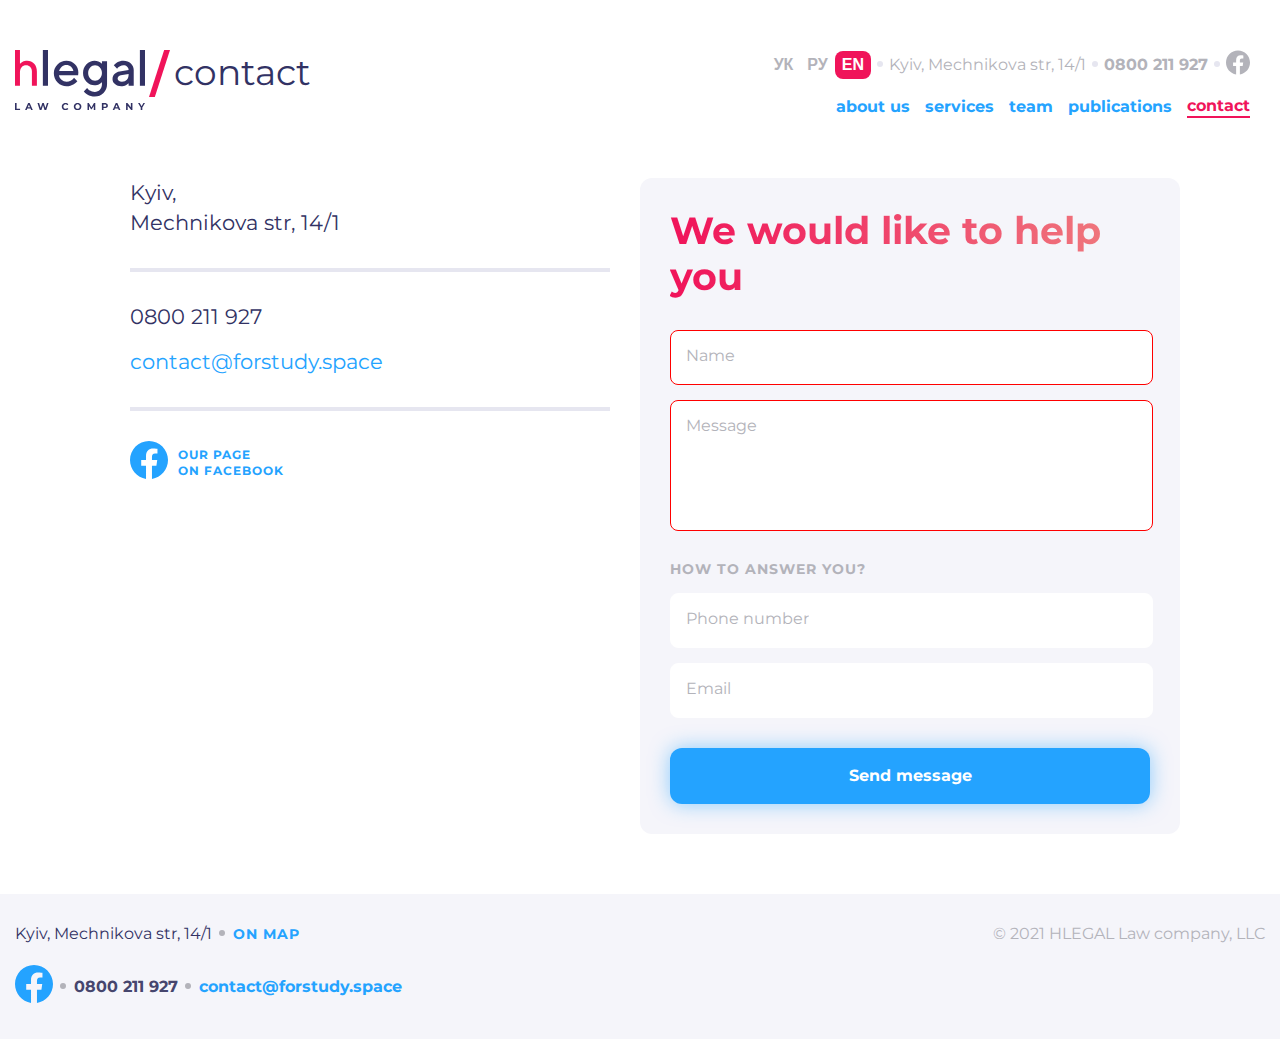
<file: pages/contact.html>
<!DOCTYPE html>
<html class="page" lang="en" xmlns="http://www.w3.org/1999/html">
<head>
    <meta charset="UTF-8">
    <meta name="viewport"
          content="width=device-width, user-scalable=no, initial-scale=1.0, maximum-scale=1.0, minimum-scale=1.0">
    <meta http-equiv="X-UA-Compatible" content="ie=edge">
    <title>Contact</title>
    <link rel="stylesheet" href="../css/reset.css">
    <link rel="stylesheet" href="../css/styles.css">
    <link rel="stylesheet" href="../css/media.css">
</head>
<body class="page__body">

<!--Шапка сторінки-->
<header class="header page__container page__mobile">

    <!--Меню сторінки-->
    <div class="header__menu header__menu-white">
        <div class="header__socials header__socials-white">

            <!--Вибір мови-->
            <ul class="header__language">
                <li>
                    <button class="header__btn header__btn-passive header__btn-white" type="button">УК</button>
                </li>
                <li>
                    <button class="header__btn header__btn-passive header__btn-white" type="button">РУ</button>
                </li>
                <li>
                    <button class="header__btn header__btn-active" type="button">EN</button>
                </li>
            </ul>

            <!--Контакна інформація-->
            <ul class="header__contacts header__contacts-white">
                <li>
                    <a class="header__contacts-text" href="#">Kyiv, Mechnikova str, 14/1</a>
                </li>
                <li>
                    <a class="header__contacts-phone" href="tel:+380800211927">0800 211 927</a>
                </li>
                <li>
                    <a href="#">
                        <svg width="24" height="25" viewBox="0 0 24 25" fill="none"
                             xmlns="http://www.w3.org/2000/svg">
                            <path
                                d="M24 12.5733C24 5.90541 18.6274 0.5 12 0.5C5.37258 0.5 0 5.90541 0 12.5733C0 18.5995 4.38823 23.5943 10.125 24.5V16.0633H7.07813V12.5733H10.125V9.91343C10.125 6.88755 11.9165 5.21615 14.6576 5.21615C15.9705 5.21615 17.3438 5.45195 17.3438 5.45195V8.42313H15.8306C14.3399 8.42313 13.875 9.35379 13.875 10.3086V12.5733H17.2031L16.6711 16.0633H13.875V24.5C19.6118 23.5943 24 18.5995 24 12.5733Z"
                            />
                        </svg>
                    </a>
                </li>
            </ul>
        </div>

        <!--Логотип-->
        <div class="header__logo header__logo-white">
            <a class="header__logo-menu" href="../index.html">
                <img class="header__logo-main" src="../images/header/hlegal-for-white-phone.svg" width="130" height="60"
                     alt="logo company">
                <img class="header__logo-slash" src="../images/header/slash.svg" width="21" height="47"
                     alt="slash">
                <p class="header__logo-pages header__logo-pages-white">contact</p>
            </a>
        </div>
    </div>

    <!--Навігація-->
    <div class="header__site header__site-white">
        <ul class="header__navigation header__navigation-white">
            <li><a class="header__link header__link-white header__link-passive" href="about_us.html" target="_blank">
                <p>about us</p></a></li>
            <li><a class="header__link header__link-white header__link-passive" href="services.html" target="_blank"><p>
                services</p></a></li>
            <li><a class="header__link header__link-white header__link-passive" href="team.html" target="_blank"><p>
                team</p></a>
            </li>
            <li><a class="header__link header__link-white header__link-passive" href="publications.html"
                   target="_blank">
                <p>
                    publications</p></a></li>
            <li><a class="header__link header__link-white header__link-active" href="contact.html" target="_blank"><p>
                contact</p>
            </a></li>
        </ul>
    </div>

    <!--Мобільна версія-->
    <div class="header__mobile">
        <div>
            <a class="header__mobile-menu" href="../index.html">
                <img class="header__mobile-logo" src="../images/header/hlegal-for-white-phone.svg" width="130"
                     height="60"
                     alt="logo company">

                <img class="header__mobile-slash" src="../images/header/slash.svg" width="21" height="47"
                     alt="slash">
                <p class="header__mobile-pages header__mobile-pages-white">contact</p>
            </a>
        </div>
        <div>
            <button type="button" class="header__mobile-btn header__mobile-btn-white">
                <svg width="32" height="32" viewBox="0 0 32 33" fill="none" xmlns="http://www.w3.org/2000/svg">
                    <path d="M7 10.5H25" stroke="white" stroke-width="2"/>
                    <path d="M7 16.5H25" stroke="white" stroke-width="2"/>
                    <path d="M7 22.5H25" stroke="white" stroke-width="2"/>
                </svg>
            </button>
        </div>
    </div>
</header>

<!--  Основний контент-->
<main class="page__main">

    <div class="form page__box page__container">
        <div class="form__wrapper">
            <div class="form__address">
                <a href="#"><span>Kyiv,<br> Mechnikova str, 14/1</span></a>
            </div>
            <div class="form__contacts">
                <a class="form__phone" href="tel:+380800211927"><span>0800 211 927</span></a>
                <a class="form__email"
                   href="mailto:contact@forstudy.space"><span>contact@forstudy.space</span></a>
            </div>
            <div class="form__item">
                <a class="form__img" href="#">
                    <svg width="38" height="38" viewBox="0 0 38 38" fill="none"
                         xmlns="http://www.w3.org/2000/svg">
                        <path
                            d="M38 19.1161C38 8.55857 29.4934 0 19 0C8.50658 0 0 8.55857 0 19.1161C0 28.6575 6.94803 36.5659 16.0312 38V24.6419H11.207V19.1161H16.0312V14.9046C16.0312 10.1136 18.8678 7.46723 23.2078 7.46723C25.2866 7.46723 27.4609 7.84059 27.4609 7.84059V12.545H25.0651C22.7048 12.545 21.9688 14.0185 21.9688 15.5302V19.1161H27.2383L26.3959 24.6419H21.9688V38C31.052 36.5659 38 28.6575 38 19.1161Z"
                            fill="#24A3FF"/>
                    </svg>
                </a>
                <a class="form__fb" href="#">Our page<br> on facebook</a>
            </div>
        </div>
        <div class="form__popup">
            <div class="form__body">
                <div class="form__content">
                    <a href="#" class="form__link">
                        <div class="form__header">
                            <h1 class="form__title">We would like to help you</h1>
                            <button class="form__close form__close-none" type="button"><img
                                src="../images/services/close.svg"
                                alt="кнопка закрыть"></button>
                        </div>
                        <div class="form__name">
                            <form action="#" method="post">
                                <p>
                                    <label for="Name"></label>
                                    <input class="name" id="Name" type="text" name="user" placeholder="Name" required>
                                </p>
                                <p>
                                    <label for="Message"></label>
                                    <input class="message" id="Message" type="text" placeholder="Message" required>
                                </p>
                            </form>
                        </div>
                        <h3 class="form__subtitle">How to answer you?</h3>
                        <div class="form__socials">
                            <form action="#" method="post">
                                <p>
                                    <label for="Phone number"></label>
                                    <input id="Phone number" type="tel" name="phone number" placeholder="Phone number">
                                </p>
                                <p>
                                    <label for="Email"></label>
                                    <input id="Email" type="email" placeholder="Email">
                                </p>
                            </form>
                        </div>
                        <button class="form__send features__btn-pages" type="submit">Send message</button>
                    </a>
                </div>
            </div>
        </div>
    </div>

</main>

<!--Футер-->
<footer class="footer__wrapper">
    <div class="footer page__container">
        <div class="footer__contacts">
            <div class="footer__address">
                <ul>
                    <li>
                        <a class="footer__map" href="#"><span>Kyiv, Mechnikova str, 14/1</span></a>
                    </li>
                    <li>
                        <a class="footer__link" href="#"><span>On map</span></a>
                    </li>
                </ul>
            </div>
            <div class="footer__socials">
                <ul>
                    <li>
                        <a class="footer__icon" href="#">
                            <svg width="38" height="38" viewBox="0 0 38 38" fill="none"
                                 xmlns="http://www.w3.org/2000/svg">
                                <path
                                    d="M38 19.1161C38 8.55857 29.4934 0 19 0C8.50658 0 0 8.55857 0 19.1161C0 28.6575 6.94803 36.5659 16.0312 38V24.6419H11.207V19.1161H16.0312V14.9046C16.0312 10.1136 18.8678 7.46723 23.2078 7.46723C25.2866 7.46723 27.4609 7.84059 27.4609 7.84059V12.545H25.0651C22.7048 12.545 21.9688 14.0185 21.9688 15.5302V19.1161H27.2383L26.3959 24.6419H21.9688V38C31.052 36.5659 38 28.6575 38 19.1161Z"
                                    fill="#24A3FF"/>
                            </svg>
                        </a>
                    </li>
                    <li>
                        <a class="footer__phone" href="tel:+380800211927"><span>0800 211 927</span></a>
                    </li>
                    <li>
                        <a class="footer__email"
                           href="mailto:contact@forstudy.space"><span>contact@forstudy.space</span></a>
                    </li>
                </ul>
            </div>
        </div>
        <div class="footer__copyright">
            <p>© 2021 HLEGAL Law company, LLC</p>
        </div>
    </div>
</footer>

</body>
</html>
</file>
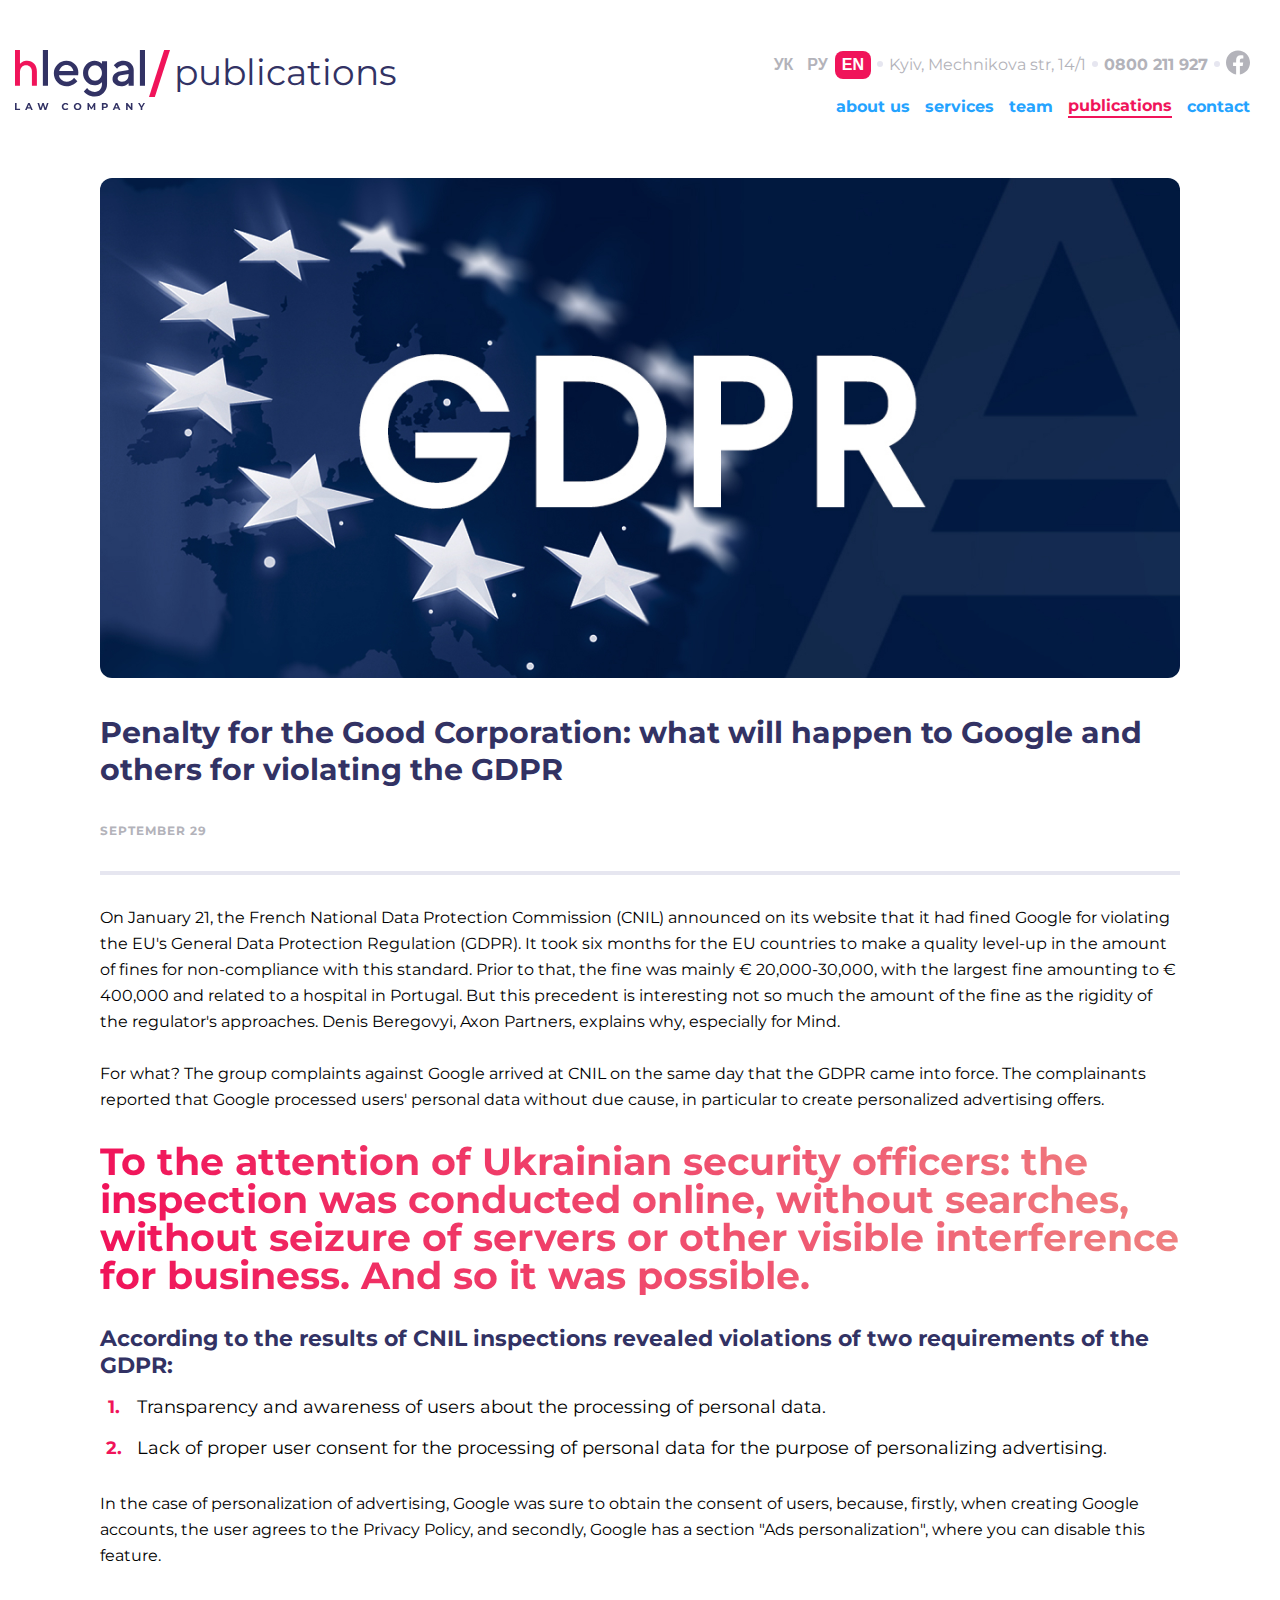
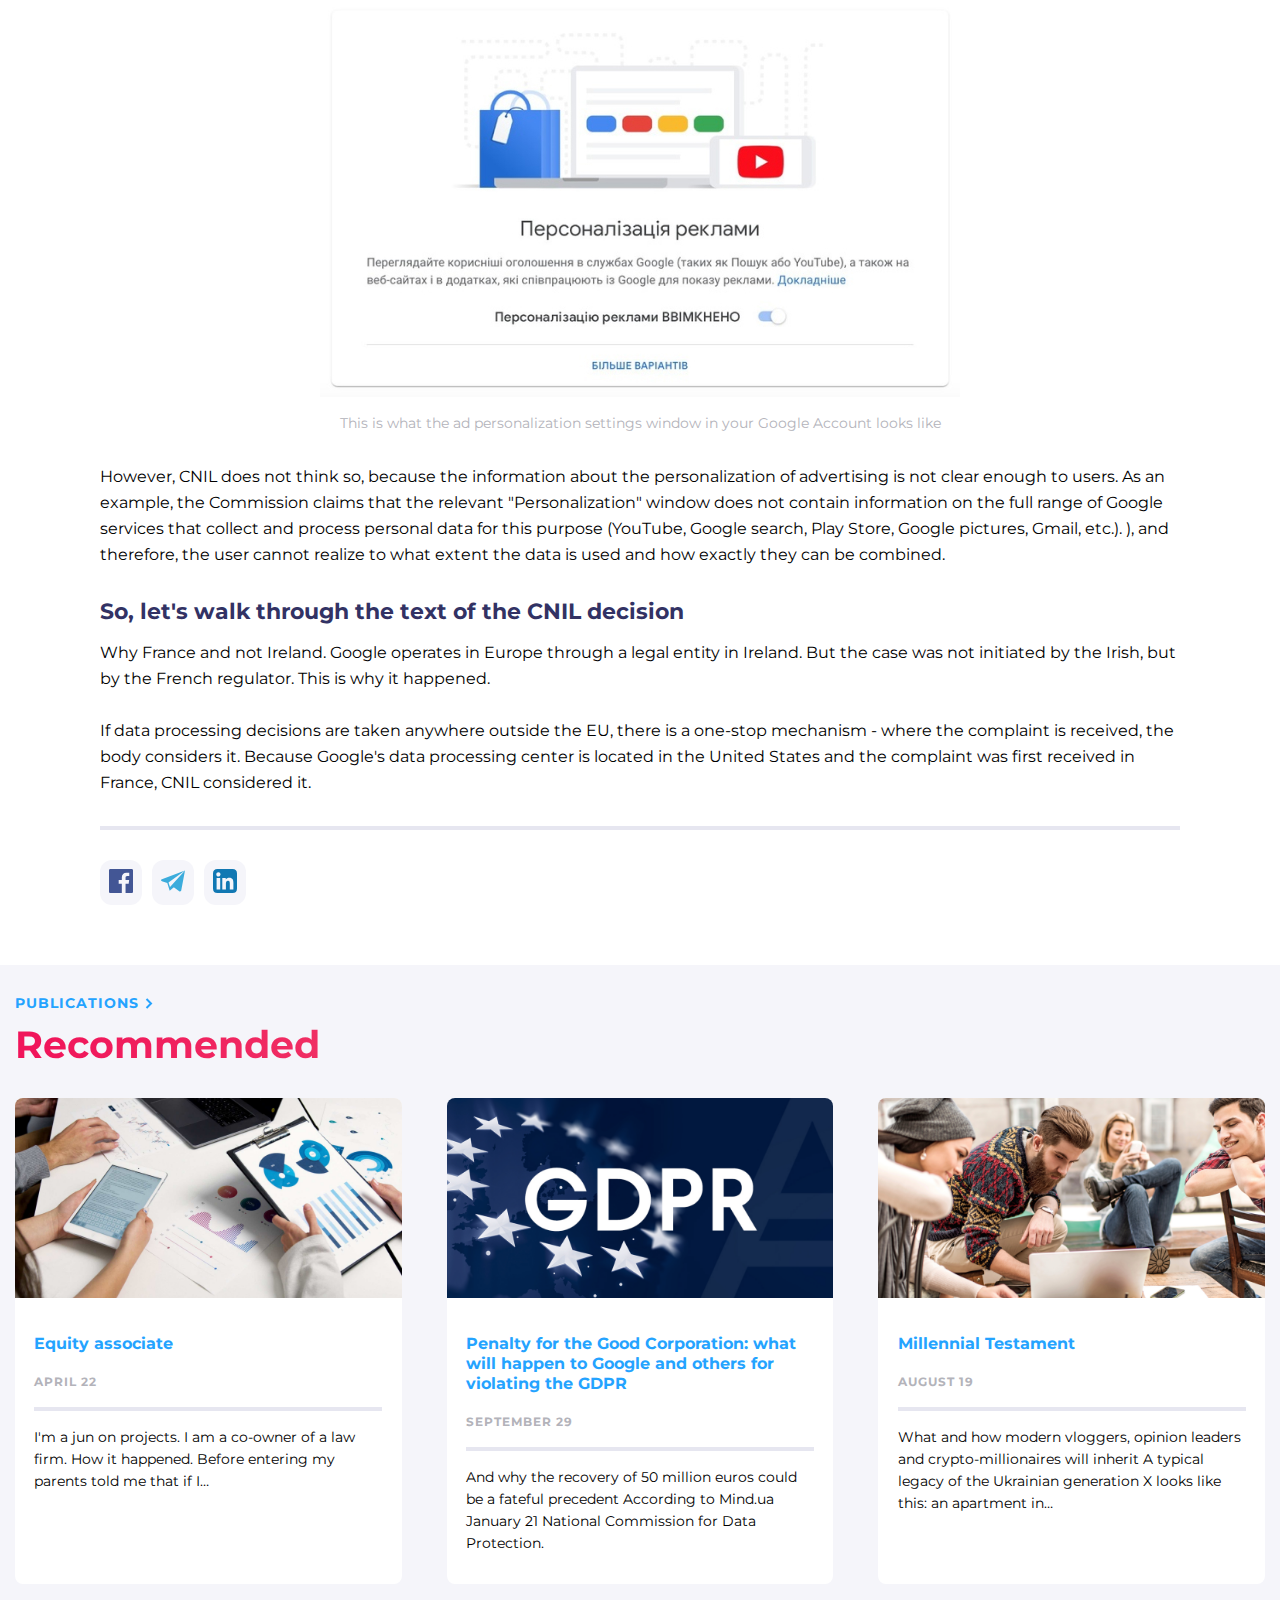
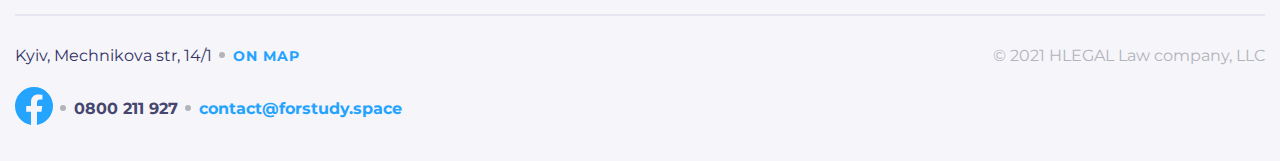
<file: pages/publications-entry.html>
<!DOCTYPE html>
<html class="page" lang="en" xmlns="http://www.w3.org/1999/html">
<head>
    <meta charset="UTF-8">
    <meta name="viewport"
          content="width=device-width, user-scalable=no, initial-scale=1.0, maximum-scale=1.0, minimum-scale=1.0">
    <meta http-equiv="X-UA-Compatible" content="ie=edge">
    <title>Publications</title>
    <link rel="stylesheet" href="../css/reset.css">
    <link rel="stylesheet" href="../css/styles.css">
    <link rel="stylesheet" href="../css/media.css">
</head>
<body class="page__body">

<!--Шапка сторінки-->
<header class="header page__container page__mobile">

    <!--Меню сторінки-->
    <div class="header__menu header__menu-white">
        <div class="header__socials header__socials-white">

            <!--Вибір мови-->
            <ul class="header__language">
                <li>
                    <button class="header__btn header__btn-passive header__btn-white" type="button">УК</button>
                </li>
                <li>
                    <button class="header__btn header__btn-passive header__btn-white" type="button">РУ</button>
                </li>
                <li>
                    <button class="header__btn header__btn-active" type="button">EN</button>
                </li>
            </ul>

            <!--Контакна інформація-->
            <ul class="header__contacts header__contacts-white">
                <li>
                    <a class="header__contacts-text" href="#">Kyiv, Mechnikova str, 14/1</a>
                </li>
                <li>
                    <a class="header__contacts-phone" href="tel:+380800211927">0800 211 927</a>
                </li>
                <li>
                    <a href="#">
                        <svg width="24" height="25" viewBox="0 0 24 25" fill="none"
                             xmlns="http://www.w3.org/2000/svg">
                            <path
                                d="M24 12.5733C24 5.90541 18.6274 0.5 12 0.5C5.37258 0.5 0 5.90541 0 12.5733C0 18.5995 4.38823 23.5943 10.125 24.5V16.0633H7.07813V12.5733H10.125V9.91343C10.125 6.88755 11.9165 5.21615 14.6576 5.21615C15.9705 5.21615 17.3438 5.45195 17.3438 5.45195V8.42313H15.8306C14.3399 8.42313 13.875 9.35379 13.875 10.3086V12.5733H17.2031L16.6711 16.0633H13.875V24.5C19.6118 23.5943 24 18.5995 24 12.5733Z"
                            />
                        </svg>
                    </a>
                </li>
            </ul>
        </div>

        <!--Логотип-->
        <div class="header__logo header__logo-white">
            <a class="header__logo-menu" href="../index.html">
                <img class="header__logo-main" src="../images/header/hlegal-for-white-phone.svg" width="130" height="60"
                     alt="logo company">
                <img class="header__logo-slash" src="../images/header/slash.svg" width="21" height="47"
                     alt="slash">
                <p class="header__logo-pages header__logo-pages-white">publications</p>
            </a>
        </div>
    </div>

    <!--Навігація-->
    <div class="header__site header__site-white">
        <ul class="header__navigation header__navigation-white">
            <li><a class="header__link header__link-white header__link-passive" href="about_us.html" target="_blank">
                <p>about us</p></a></li>
            <li><a class="header__link header__link-white header__link-passive" href="services.html" target="_blank"><p>
                services</p></a></li>
            <li><a class="header__link header__link-white header__link-passive" href="team.html" target="_blank"><p>
                team</p></a>
            </li>
            <li><a class="header__link header__link-white header__link-active" href="publications.html"
                   target="_blank">
                <p>
                    publications</p></a></li>
            <li><a class="header__link header__link-white header__link-passive" href="contact.html" target="_blank"><p>
                contact</p>
            </a></li>
        </ul>
    </div>

    <!--Мобільна версія-->
    <div class="header__mobile">
        <div>
            <a class="header__mobile-menu" href="../index.html">
                <img class="header__mobile-logo" src="../images/header/hlegal-for-white-phone.svg" width="130"
                     height="60"
                     alt="logo company">

                <img class="header__mobile-slash" src="../images/header/slash.svg" width="21" height="47"
                     alt="slash">
                <p class="header__mobile-pages header__mobile-pages-white">publications</p>
            </a>
        </div>
        <div>
            <button type="button" class="header__mobile-btn header__mobile-btn-white">
                <svg width="32" height="32" viewBox="0 0 32 33" fill="none" xmlns="http://www.w3.org/2000/svg">
                    <path d="M7 10.5H25" stroke="white" stroke-width="2"/>
                    <path d="M7 16.5H25" stroke="white" stroke-width="2"/>
                    <path d="M7 22.5H25" stroke="white" stroke-width="2"/>
                </svg>
            </button>
        </div>
    </div>
</header>

<main class="page__main">

    <!--  Основний контент-->
    <div class="posters page__box page__container">

        <!--Пост з картинкою-->
        <div class="posters__header">
            <div class="posters__icon">
                <a>
                    <img  src="../images/publications/main/gdpr.jpg"
                         alt="logo GDPR">
                </a>
            </div>
            <div>
                <h2 class="posters__caption"><a href="#">Penalty for the Good Corporation: what will happen to
                    Google and others for violating the GDPR</a></h2>
                <time class="posters__time" datetime="09-29">September 29</time>

            </div>
        </div>

        <!--Стаття-->
        <div class="posters__content">
            <p class="posters__text">On January 21, the French National Data Protection Commission (CNIL) announced
                on its website that it had fined Google for violating the EU's General Data Protection Regulation
                (GDPR). It took six months for the EU countries to make a quality level-up in the amount of fines
                for non-compliance with this standard. Prior to that, the fine was mainly € 20,000-30,000, with the
                largest fine amounting to € 400,000 and related to a hospital in Portugal. But this precedent is
                interesting not so much the amount of the fine as the rigidity of the regulator's approaches. Denis
                Beregovyi, Axon Partners, explains why, especially for Mind.
                <br>
                <br>
                For what? The group complaints against Google arrived at CNIL on the same day that the GDPR came
                into force. The complainants reported that Google processed users' personal data without due cause,
                in particular to create personalized advertising offers.</p>
            <h1 class="posters__title">To the attention of Ukrainian security officers: the inspection was conducted
                online, without searches, without seizure of servers or other visible interference for business. And
                so it was possible.</h1>
            <div>
                <h3 class="posters__subtitle">According to the results of CNIL inspections revealed violations of
                    two
                    requirements of the GDPR:
                </h3>
                <ul class="posters__list">
                    <li>Transparency and awareness of users about the processing of personal data.</li>
                    <li>Lack of proper user consent for the processing of personal data for the purpose of
                        personalizing
                        advertising.
                    </li>
                </ul>
                <p class="posters__text">In the case of personalization of advertising, Google was sure to obtain
                    the
                    consent of users, because, firstly, when creating Google accounts, the user agrees to the
                    Privacy
                    Policy, and secondly, Google has a section "Ads personalization", where you can disable this
                    feature.</p>
                <div class="posters__screen">
                    <img src="../images/publications/main/publicity.jpg" alt="Персоналізація реклами">
                    <p>This is what the ad personalization settings window in your Google Account looks like</p>
                </div>
                <p class="posters__text">However, CNIL does not think so, because the information about the
                    personalization of advertising is not clear enough to users. As an example, the Commission
                    claims
                    that the relevant "Personalization" window does not contain information on the full range of
                    Google
                    services that collect and process personal data for this purpose (YouTube, Google search, Play
                    Store, Google pictures, Gmail, etc.). ), and therefore, the user cannot realize to what extent
                    the
                    data is used and how exactly they can be combined.</p>
            </div>
            <div>
                <h3 class="posters__subtitle">So, let's walk through the text of the CNIL decision</h3>
                <p class="posters__text">Why France and not Ireland. Google operates in Europe through a legal
                    entity in Ireland. But the
                    case was not initiated by the Irish, but by the French regulator. This is why it happened.
                    <br>
                    <br>
                    If data processing decisions are taken anywhere outside the EU, there is a one-stop mechanism -
                    where the complaint is received, the body considers it. Because Google's data processing center
                    is located in the United States and the complaint was first received in France, CNIL considered
                    it.</p>
            </div>
        </div>

        <!--Соціальні мережі-->
        <div class="posters__socials">
                <button><a href="#"><img src="../images/publications/socials/facebook.svg"></a></button>
                <button><a href="#"><img src="../images/publications/socials/telegram.svg"></a></button>
                <button><a href="#"><img src="../images/publications/socials/linkedIn.svg"></a></button>
        </div>
    </div>

    <!--Публикації -->
    <section class="publications__wrapper">
        <div class="publications page__container">
            <div class="publications__headline">
                <h3 class="publications__subtitle"><a href="publications.html">Publications</a></h3>
                <button class="publications__btn" type="button">
                    <svg width="8" height="11" viewBox="0 0 8 11" fill="none" xmlns="http://www.w3.org/2000/svg">
                        <path d="M1.5 1L6 5.5L1.5 10" stroke-width="2"/>
                    </svg>
                </button>
            </div>
            <h2 class="publications__title">Recommended</h2>
            <div class="publications__column">
                <div class="publications__item">
                    <a>
                        <img class="publications__icon" src="../images/homepages/publications/equity-associate.png"
                             alt="рабочий стол с планшетом и графиками">
                    </a>
                    <div class="publications__content">
                        <h4 class="publications__caption"><a href="#">Equity associate</a></h4>
                        <time class="publications__time" datetime="04-22">April 22</time>
                        <p class="publications__text">I'm a jun on projects. I am a co-owner of a law firm. How it
                            happened. Before entering my parents told me that if I…</p>
                    </div>

                </div>
                <div class="publications__item">
                    <a>
                        <img class="publications__icon" src="../images/homepages/publications/gdpr.jpg"
                             alt="logo GDPR">
                    </a>
                    <div class="publications__content">
                        <h4 class="publications__caption"><a href="#">Penalty for the Good Corporation: what will
                            happen to Google
                            and others for violating the GDPR</a></h4>
                        <time class="publications__time" datetime="09-29">September 29</time>
                        <p class="publications__text">And why the recovery of 50 million euros could be a fateful
                            precedent According to Mind.ua January 21 National Commission for Data Protection.</p>
                    </div>
                </div>
                <div class="publications__item publications__item-tablet">
                    <a>
                        <img class="publications__icon" src="../images/homepages/publications/millennial-testament.png"
                             alt="люди за ноутбуком">
                    </a>
                    <div class="publications__content">
                        <h4 class="publications__caption"><a href="#">Millennial Testament</a></h4>
                        <time class="publications__time" datetime="08-19">August 19</time>
                        <p class="publications__text">What and how modern vloggers, opinion leaders and
                            crypto-millionaires will inherit A typical legacy of the Ukrainian generation X looks like
                            this: an apartment in…</p>
                    </div>
                </div>
            </div>
        </div>
    </section>

</main>

<footer class="footer__wrapper">
    <div class="footer page__container">
        <div class="footer__contacts">
            <div class="footer__address">
                <ul>
                    <li>
                        <a class="footer__map" href="#"><span>Kyiv, Mechnikova str, 14/1</span></a>
                    </li>
                    <li>
                        <a class="footer__link" href="#"><span>On map</span></a>
                    </li>
                </ul>
            </div>
            <div class="footer__socials">
                <ul>
                    <li>
                        <a class="footer__icon" href="#">
                            <svg width="38" height="38" viewBox="0 0 38 38" fill="none"
                                 xmlns="http://www.w3.org/2000/svg">
                                <path
                                    d="M38 19.1161C38 8.55857 29.4934 0 19 0C8.50658 0 0 8.55857 0 19.1161C0 28.6575 6.94803 36.5659 16.0312 38V24.6419H11.207V19.1161H16.0312V14.9046C16.0312 10.1136 18.8678 7.46723 23.2078 7.46723C25.2866 7.46723 27.4609 7.84059 27.4609 7.84059V12.545H25.0651C22.7048 12.545 21.9688 14.0185 21.9688 15.5302V19.1161H27.2383L26.3959 24.6419H21.9688V38C31.052 36.5659 38 28.6575 38 19.1161Z"
                                    fill="#24A3FF"/>
                            </svg>
                        </a>
                    </li>
                    <li>
                        <a class="footer__phone" href="tel:+380800211927"><span>0800 211 927</span></a>
                    </li>
                    <li>
                        <a class="footer__email"
                           href="mailto:contact@forstudy.space"><span>contact@forstudy.space</span></a>
                    </li>
                </ul>
            </div>
        </div>
        <div class="footer__copyright">
            <p>© 2021 HLEGAL Law company, LLC</p>
        </div>
    </div>
</footer>

</body>
</html>
</file>
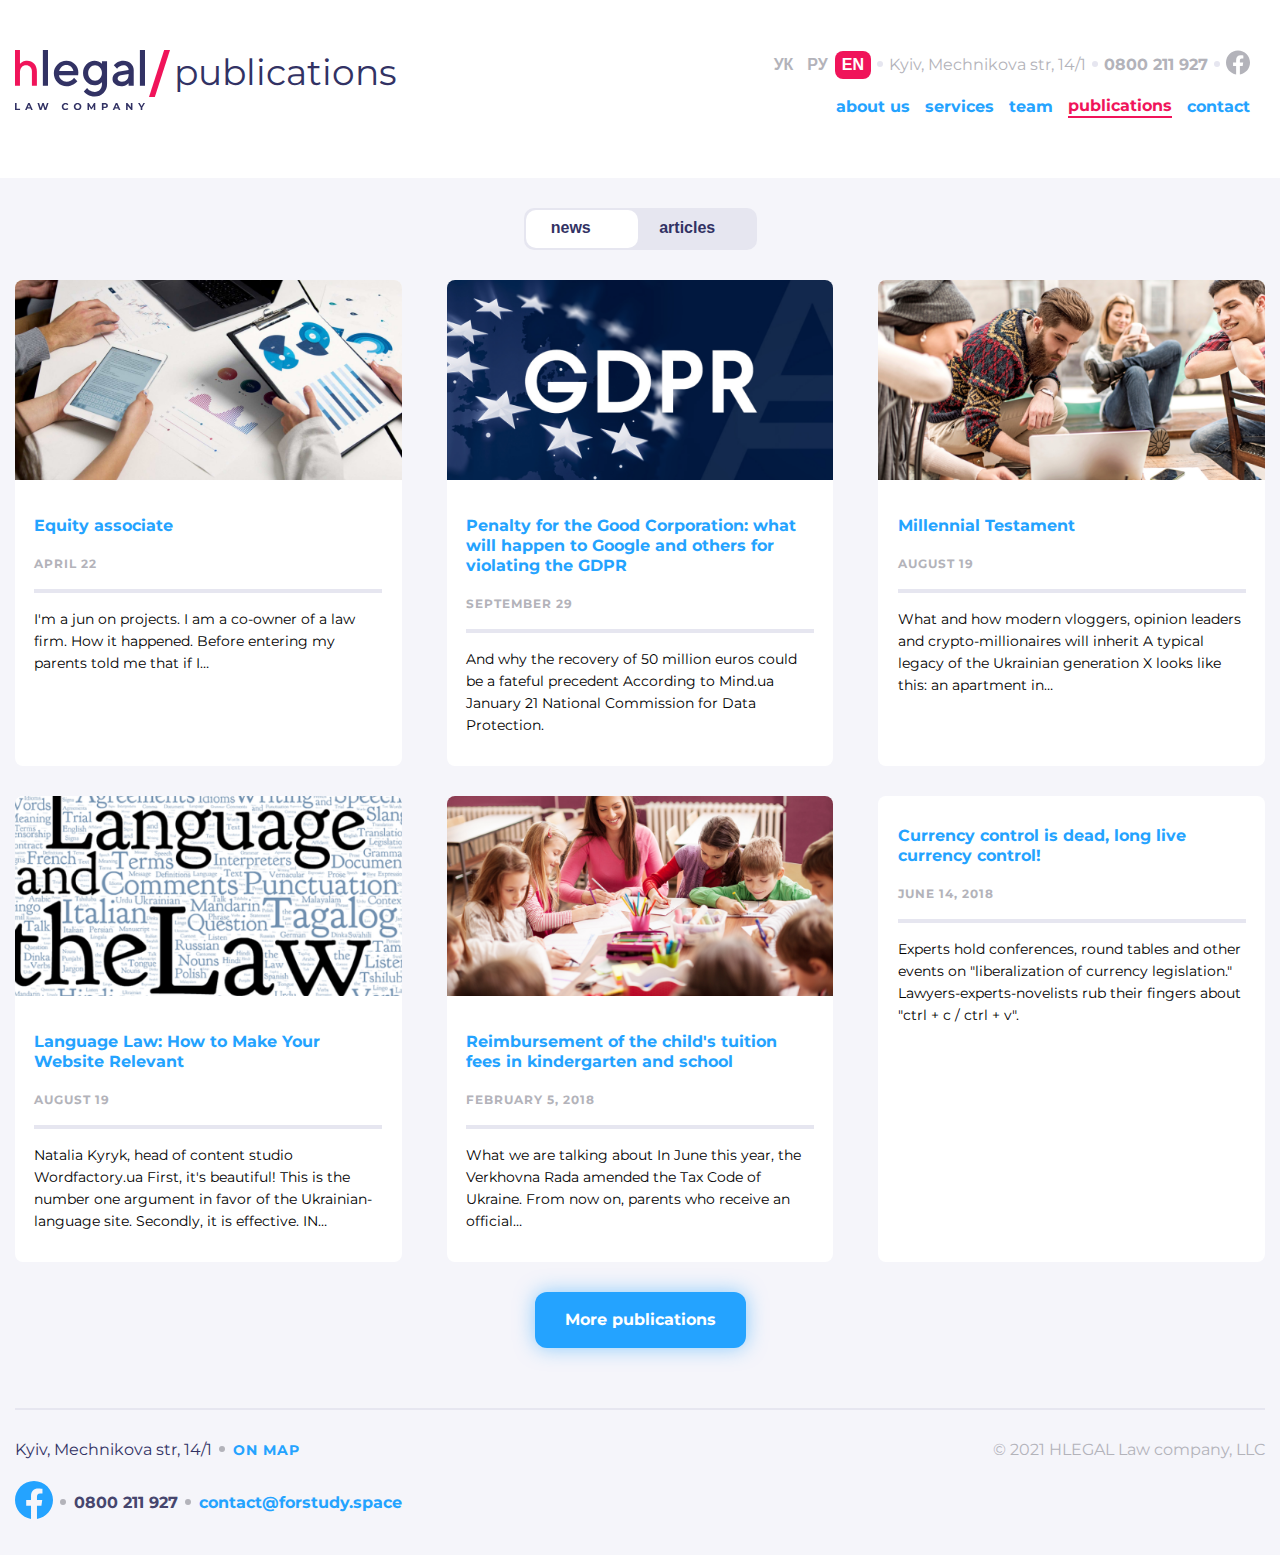
<file: pages/publications.html>
<!DOCTYPE html>
<html class="page" lang="en" xmlns="http://www.w3.org/1999/html">
<head>
    <meta charset="UTF-8">
    <meta name="viewport"
          content="width=device-width, user-scalable=no, initial-scale=1.0, maximum-scale=1.0, minimum-scale=1.0">
    <meta http-equiv="X-UA-Compatible" content="ie=edge">
    <title>Publications</title>
    <link rel="stylesheet" href="../css/reset.css">
    <link rel="stylesheet" href="../css/styles.css">
    <link rel="stylesheet" href="../css/media.css">
</head>
<body class="page__body">

<!--Шапка сторінки-->
<header class="header page__container page__mobile">

    <!--Меню сторінки-->
    <div class="header__menu header__menu-white">
        <div class="header__socials header__socials-white">

            <!--Вибір мови-->
            <ul class="header__language">
                <li>
                    <button class="header__btn header__btn-passive header__btn-white" type="button">УК</button>
                </li>
                <li>
                    <button class="header__btn header__btn-passive header__btn-white" type="button">РУ</button>
                </li>
                <li>
                    <button class="header__btn header__btn-active" type="button">EN</button>
                </li>
            </ul>

            <!--Контакна інформація-->
            <ul class="header__contacts header__contacts-white">
                <li>
                    <a class="header__contacts-text" href="#">Kyiv, Mechnikova str, 14/1</a>
                </li>
                <li>
                    <a class="header__contacts-phone" href="tel:+380800211927">0800 211 927</a>
                </li>
                <li>
                    <a href="#">
                        <svg width="24" height="25" viewBox="0 0 24 25" fill="none"
                             xmlns="http://www.w3.org/2000/svg">
                            <path
                                d="M24 12.5733C24 5.90541 18.6274 0.5 12 0.5C5.37258 0.5 0 5.90541 0 12.5733C0 18.5995 4.38823 23.5943 10.125 24.5V16.0633H7.07813V12.5733H10.125V9.91343C10.125 6.88755 11.9165 5.21615 14.6576 5.21615C15.9705 5.21615 17.3438 5.45195 17.3438 5.45195V8.42313H15.8306C14.3399 8.42313 13.875 9.35379 13.875 10.3086V12.5733H17.2031L16.6711 16.0633H13.875V24.5C19.6118 23.5943 24 18.5995 24 12.5733Z"
                            />
                        </svg>
                    </a>
                </li>
            </ul>
        </div>

        <!--Логотип-->
        <div class="header__logo header__logo-white">
            <a class="header__logo-menu" href="../index.html">
                <img class="header__logo-main" src="../images/header/hlegal-for-white-phone.svg" width="130" height="60"
                     alt="logo company">
                <img class="header__logo-slash" src="../images/header/slash.svg" width="21" height="47"
                     alt="slash">
                <p class="header__logo-pages header__logo-pages-white">publications</p>
            </a>
        </div>
    </div>

    <!--Навігація-->
    <div class="header__site header__site-white">
        <ul class="header__navigation header__navigation-white">
            <li><a class="header__link header__link-white header__link-passive" href="about_us.html" target="_blank">
                <p>about us</p></a></li>
            <li><a class="header__link header__link-white header__link-passive" href="services.html" target="_blank"><p>
                services</p></a></li>
            <li><a class="header__link header__link-white header__link-passive" href="team.html" target="_blank"><p>
                team</p></a>
            </li>
            <li><a class="header__link header__link-white header__link-active" href="pages/publications.html"
                   target="_blank">
                <p>
                    publications</p></a></li>
            <li><a class="header__link header__link-white header__link-passive" href="contact.html" target="_blank"><p>
                contact</p>
            </a></li>
        </ul>
    </div>

    <!--Мобільна версія-->
    <div class="header__mobile">
        <div>
            <a class="header__mobile-menu" href="../index.html">
                <img class="header__mobile-logo" src="../images/header/hlegal-for-white-phone.svg" width="130"
                     height="60"
                     alt="logo company">

                <img class="header__mobile-slash" src="../images/header/slash.svg" width="21" height="47"
                     alt="slash">
                <p class="header__mobile-pages header__mobile-pages-white">publications</p>
            </a>
        </div>
        <div>
            <button type="button" class="header__mobile-btn header__mobile-btn-white">
                <svg width="32" height="32" viewBox="0 0 32 33" fill="none" xmlns="http://www.w3.org/2000/svg">
                    <path d="M7 10.5H25" stroke="white" stroke-width="2"/>
                    <path d="M7 16.5H25" stroke="white" stroke-width="2"/>
                    <path d="M7 22.5H25" stroke="white" stroke-width="2"/>
                </svg>
            </button>
        </div>
    </div>
</header>

<main class="page__main">

    <!--  Основний контент-->
    <section class="publications__wrapper">
        <div class="publications page__container">
            <div class="publications__control">
                <div>
                    <button class="publications__control-news" type="button">news</button>
                    <button class="publications__control-articles" type="button">articles</button>
                </div>
            </div>
            <div class="publications__column">
                <div class="publications__item">
                    <a>
                        <img class="publications__icon" src="../images/homepages/publications/equity-associate.png"
                             alt="рабочий стол с планшетом и графиками">
                    </a>
                    <div class="publications__content">
                        <h4 class="publications__caption"><a href="#">Equity associate</a></h4>
                        <time class="publications__time" datetime="04-22">April 22</time>
                        <p class="publications__text">I'm a jun on projects. I am a co-owner of a law firm. How it
                            happened. Before entering my parents told me that if I…</p>
                    </div>

                </div>
                <div class="publications__item">
                    <a>
                        <img class="publications__icon" src="../images/homepages/publications/gdpr.jpg"
                             alt="logo GDPR">
                    </a>
                    <div class="publications__content">
                        <h4 class="publications__caption"><a href="publications-entry.html">Penalty for the Good Corporation: what will
                            happen to Google
                            and others for violating the GDPR</a></h4>
                        <time class="publications__time" datetime="09-29">September 29</time>
                        <p class="publications__text">And why the recovery of 50 million euros could be a fateful
                            precedent According to Mind.ua January 21 National Commission for Data Protection.</p>
                    </div>
                </div>
                <div class="publications__item">
                    <a>
                        <img class="publications__icon" src="../images/homepages/publications/millennial-testament.png"
                             alt="люди за ноутбуком">
                    </a>
                    <div class="publications__content">
                        <h4 class="publications__caption"><a href="#">Millennial Testament</a></h4>
                        <time class="publications__time" datetime="08-19">August 19</time>
                        <p class="publications__text">What and how modern vloggers, opinion leaders and
                            crypto-millionaires will inherit A typical legacy of the Ukrainian generation X looks like
                            this: an apartment in…</p>
                    </div>
                </div>
                <div class="publications__item">
                    <a>
                        <img class="publications__icon" src="../images/publications/main/language.png"
                             alt="фон з буквами language ant the law">
                    </a>
                    <div class="publications__content">
                        <h4 class="publications__caption"><a href="#">Language Law: How to Make Your Website Relevant</a>
                        </h4>
                        <time class="publications__time" datetime="09-19">August 19</time>
                        <p class="publications__text">Natalia Kyryk, head of content studio Wordfactory.ua First, it's
                            beautiful! This is the number one argument in favor of the Ukrainian-language site. Secondly, it
                            is effective. IN…</p>
                    </div>

                </div>
                <div class="publications__item">
                    <a>
                        <img class="publications__icon" src="../images/publications/main/children.png"
                             alt="Вчитель з дітьми малюють">
                    </a>
                    <div class="publications__content">
                        <h4 class="publications__caption"><a href="#">Reimbursement of the child's tuition fees in
                            kindergarten and school</a></h4>
                        <time class="publications__time" datetime="2018-02-05">February 5, 2018</time>
                        <p class="publications__text">What we are talking about In June this year, the Verkhovna Rada
                            amended the Tax Code of Ukraine. From now on, parents who receive an official…</p>
                    </div>
                </div>
                <div class="publications__item">
                    <div class="publications__content">
                        <h4 class="publications__caption publications__caption-not-image"><a href="#">Currency control is dead, long live currency
                            control!</a></h4>
                        <time class="publications__time" datetime="2018-08-19">June 14, 2018</time>
                        <p class="publications__text">Experts hold conferences, round tables and other events on
                            "liberalization of currency legislation." Lawyers-experts-novelists rub their fingers about
                            "ctrl + c / ctrl + v".</p>
                    </div>
                </div>
                <div class="publications__item-btn">
                    <button class="features__btn-pages">More publications</button>
                </div>
            </div>

        </div>
    </section>
</main>

<footer class="footer__wrapper">
    <div class="footer page__container">
        <div class="footer__contacts">
            <div class="footer__address">
                <ul>
                    <li>
                        <a class="footer__map" href="#"><span>Kyiv, Mechnikova str, 14/1</span></a>
                    </li>
                    <li>
                        <a class="footer__link" href="#"><span>On map</span></a>
                    </li>
                </ul>
            </div>
            <div class="footer__socials">
                <ul>
                    <li>
                        <a class="footer__icon" href="#">
                            <svg width="38" height="38" viewBox="0 0 38 38" fill="none"
                                 xmlns="http://www.w3.org/2000/svg">
                                <path
                                    d="M38 19.1161C38 8.55857 29.4934 0 19 0C8.50658 0 0 8.55857 0 19.1161C0 28.6575 6.94803 36.5659 16.0312 38V24.6419H11.207V19.1161H16.0312V14.9046C16.0312 10.1136 18.8678 7.46723 23.2078 7.46723C25.2866 7.46723 27.4609 7.84059 27.4609 7.84059V12.545H25.0651C22.7048 12.545 21.9688 14.0185 21.9688 15.5302V19.1161H27.2383L26.3959 24.6419H21.9688V38C31.052 36.5659 38 28.6575 38 19.1161Z"
                                    fill="#24A3FF"/>
                            </svg>
                        </a>
                    </li>
                    <li>
                        <a class="footer__phone" href="tel:+380800211927"><span>0800 211 927</span></a>
                    </li>
                    <li>
                        <a class="footer__email"
                           href="mailto:contact@forstudy.space"><span>contact@forstudy.space</span></a>
                    </li>
                </ul>
            </div>
        </div>
        <div class="footer__copyright">
            <p>© 2021 HLEGAL Law company, LLC</p>
        </div>
    </div>
</footer>

</body>
</html>
</file>
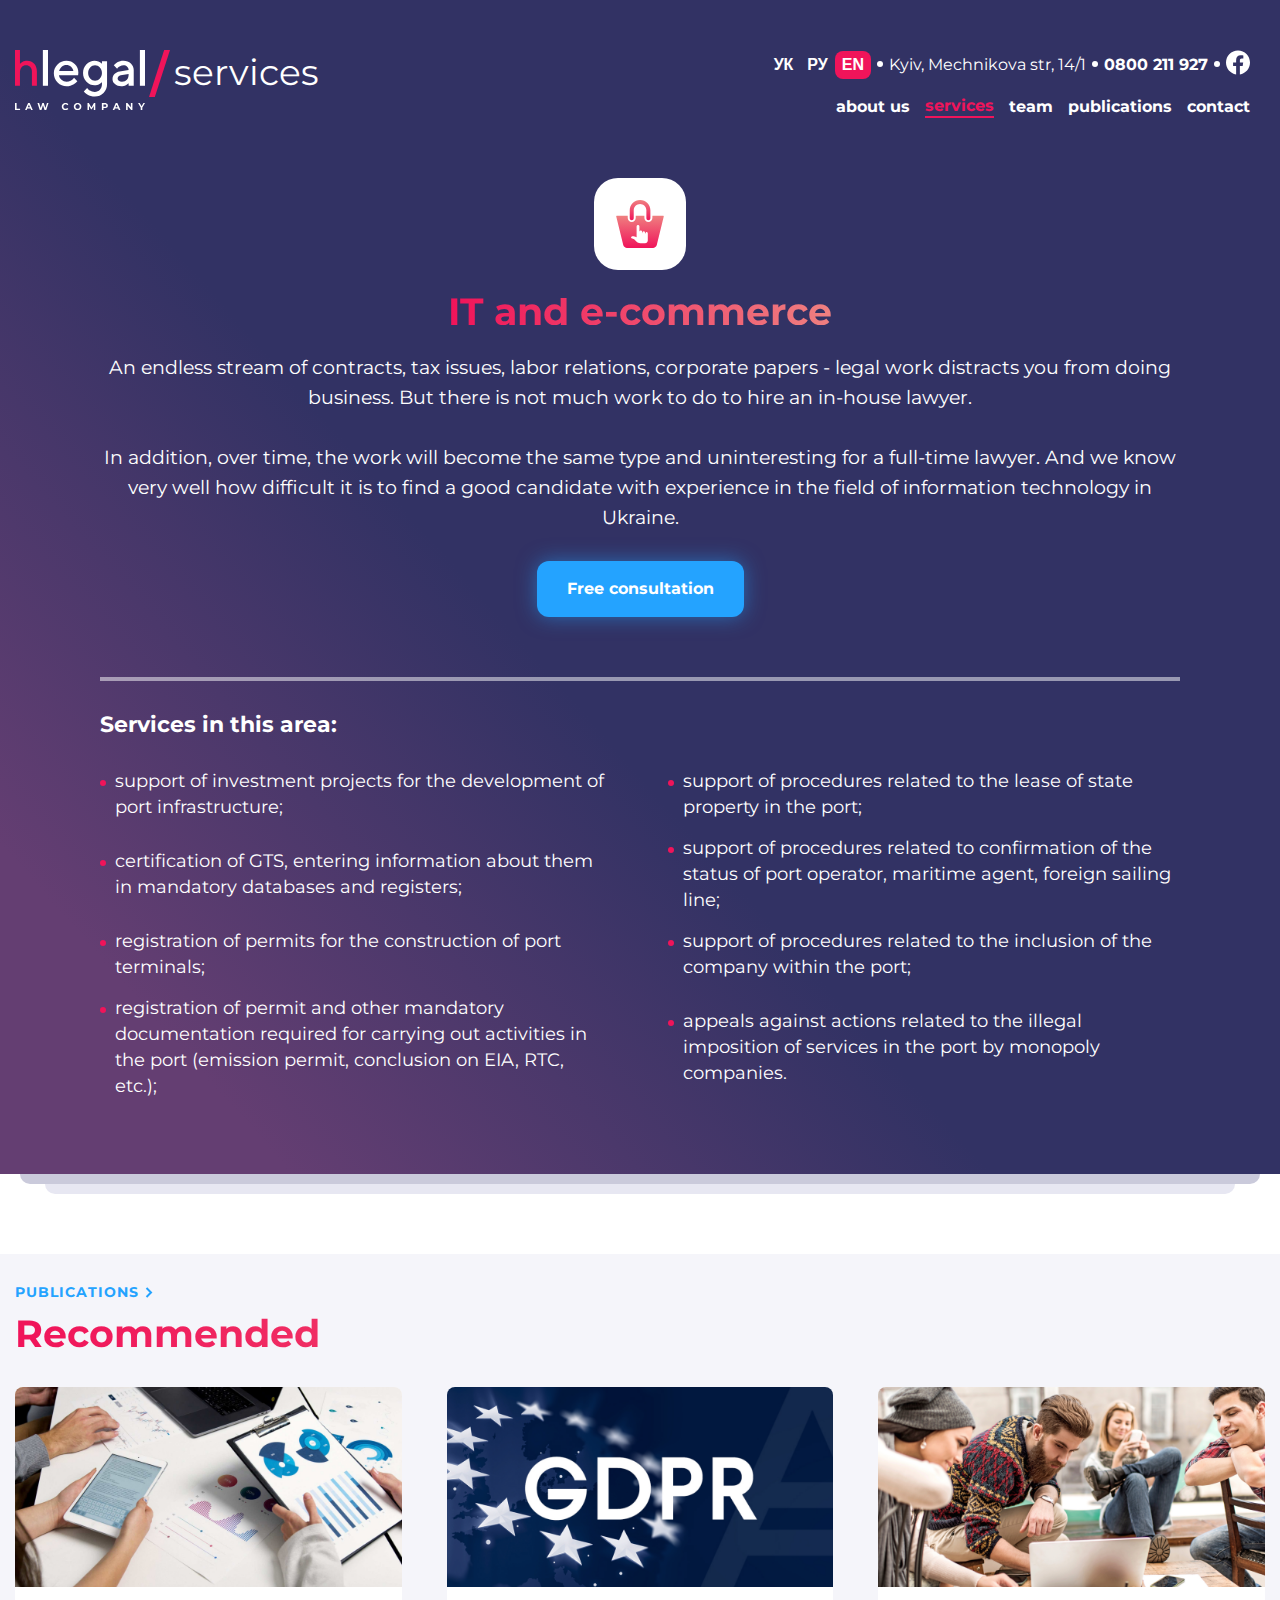
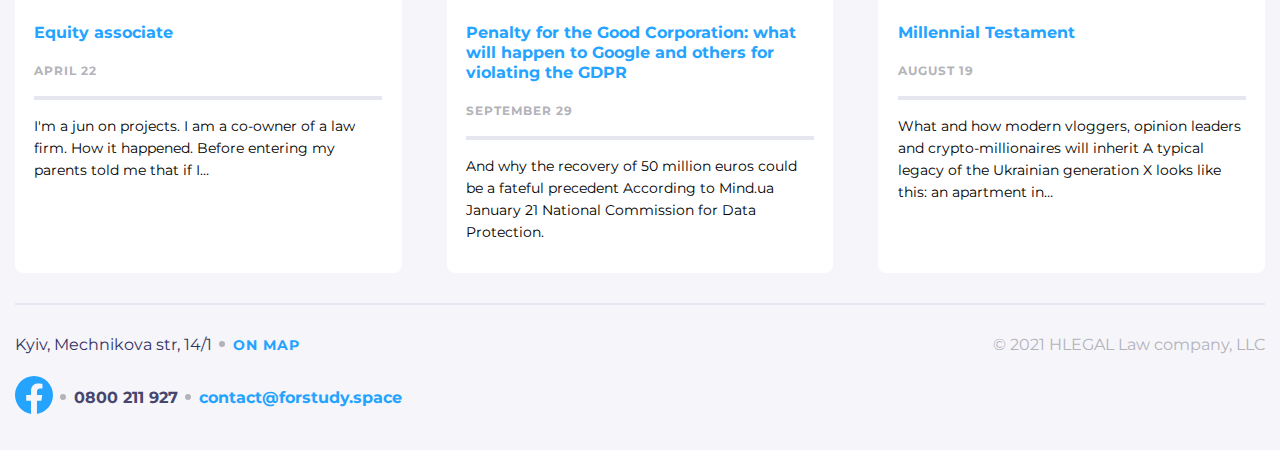
<file: pages/service-entry.html>
<!DOCTYPE html>
<html class="page" lang="en" xmlns="http://www.w3.org/1999/html">
<head>
    <meta charset="UTF-8">
    <meta name="viewport"
          content="width=device-width, user-scalable=no, initial-scale=1.0, maximum-scale=1.0, minimum-scale=1.0">
    <meta http-equiv="X-UA-Compatible" content="ie=edge">
    <title>Services</title>
    <link rel="stylesheet" href="../css/reset.css">
    <link rel="stylesheet" href="../css/styles.css">
    <link rel="stylesheet" href="../css/media.css">
</head>
<body class="page__body">

<div class="page__gradient">

    <!--Шапка сторінки-->
    <header class="header page__container page__mobile">

        <!--Меню сторінки-->
        <div class="header__menu">
            <div class="header__socials">

                <!--Вибір мови-->
                <ul class="header__language">
                    <li>
                        <button class="header__btn header__btn-passive" type="button">УК</button>
                    </li>
                    <li>
                        <button class="header__btn header__btn-passive" type="button">РУ</button>
                    </li>
                    <li>
                        <button class="header__btn header__btn-active" type="button">EN</button>
                    </li>
                </ul>

                <!--Контакна інформація-->
                <ul class="header__contacts">
                    <li>
                        <a class="header__contacts-text" href="#">Kyiv, Mechnikova str, 14/1</a>
                    </li>
                    <li>
                        <a class="header__contacts-phone" href="tel:+380800211927">0800 211 927</a>
                    </li>
                    <li>
                        <a href="#">
                            <svg width="24" height="25" viewBox="0 0 24 25" fill="none"
                                 xmlns="http://www.w3.org/2000/svg">
                                <path
                                    d="M24 12.5733C24 5.90541 18.6274 0.5 12 0.5C5.37258 0.5 0 5.90541 0 12.5733C0 18.5995 4.38823 23.5943 10.125 24.5V16.0633H7.07813V12.5733H10.125V9.91343C10.125 6.88755 11.9165 5.21615 14.6576 5.21615C15.9705 5.21615 17.3438 5.45195 17.3438 5.45195V8.42313H15.8306C14.3399 8.42313 13.875 9.35379 13.875 10.3086V12.5733H17.2031L16.6711 16.0633H13.875V24.5C19.6118 23.5943 24 18.5995 24 12.5733Z"
                                />
                            </svg>
                        </a>
                    </li>
                </ul>
            </div>

            <!--Логотип-->
            <div class="header__logo">
                <a class="header__logo-menu" href="../index.html">
                    <img class="header__logo-main" src="../images/header/hlegal.svg" width="130" height="60"
                         alt="logo company">
                    <img class="header__logo-slash" src="../images/header/slash.svg" width="21" height="47"
                         alt="slash">
                    <p class="header__logo-pages">services</p>
                </a>
            </div>
        </div>

        <!--Навігація-->
        <div class="header__site">
            <ul class="header__navigation">
                <li><a class="header__link header__link-passive" href="about_us.html" target="_blank">
                    <p>about us</p></a></li>
                <li><a class="header__link header__link-active" href="services.html" target="_blank"><p>
                    services</p></a></li>
                <li><a class="header__link header__link-passive" href="team.html" target="_blank"><p>team</p></a>
                </li>
                <li><a class="header__link header__link-passive" href="publications.html" target="_blank"><p>
                    publications</p></a></li>
                <li><a class="header__link header__link-passive" href="contact.html" target="_blank"><p>contact</p>
                </a></li>
            </ul>
        </div>

        <!--Мобільна версія-->
        <div class="header__mobile">
            <div>
                <a class="header__mobile-menu" href="../index.html">
                    <img class="header__mobile-logo" src="../images/header/hlegal.svg" width="130" height="60"
                         alt="logo company">

                    <img class="header__mobile-slash" src="../images/header/slash.svg" width="21" height="47"
                         alt="slash">
                    <p class="header__mobile-pages">services</p>
                </a>
            </div>
            <div>
                <button type="button" class="header__mobile-btn">
                    <svg width="32" height="32" viewBox="0 0 32 33" fill="none" xmlns="http://www.w3.org/2000/svg">
                        <path d="M7 10.5H25" stroke="white" stroke-width="2"/>
                        <path d="M7 16.5H25" stroke="white" stroke-width="2"/>
                        <path d="M7 22.5H25" stroke="white" stroke-width="2"/>
                    </svg>
                </button>
            </div>
        </div>
    </header>

    <!--Переваги-->

    <section class="features-wrapper">
        <div class="features page__container page__box">
            <div class="features__column features__column-pages">
                <a class="features__icon features__icon-pages" href="../pages/service-entry.html">
                    <img class="features__logo"
                         src="../images/homepages/services/ecommerce.svg"
                         width="64" height="64"
                         alt="logo ecommerce">
                </a>
                <h1 class="features__caption features__caption-pages">IT and
                    e-commerce</h1>
                <p class="features__text features__text-pages">An endless stream of contracts, tax issues, labor
                    relations, corporate
                    papers
                    - legal work distracts you from doing business. But there is not much work to do to hire an in-house
                    lawyer.
                    <br>
                    <br>
                    In addition, over time, the work will become the same type and uninteresting for a full-time lawyer.
                    And
                    we know very well how difficult it is to find a good candidate with experience in the field of
                    information
                    technology in Ukraine.</p>
                <button class="features__btn-pages" type="button"><a href="#popup">Free consultation</a></button>
            </div>
            <div class="features__list">
                <h3>Services in this area:</h3>
                <ul>
                    <li>support of investment projects for the development of port infrastructure;</li>
                    <li>support of procedures related to the lease of state property in the port;</li>
                    <li>certification of GTS, entering information about them in mandatory databases and registers;</li>
                    <li>support of procedures related to confirmation of the status of port operator, maritime agent,
                        foreign sailing line;
                    </li>
                    <li>registration of permits for the construction of port terminals;</li>
                    <li>support of procedures related to the inclusion of the company within the port;</li>
                    <li>registration of permit and other mandatory documentation required for carrying out activities in
                        the port (emission permit, conclusion on EIA, RTC, etc.);
                    </li>
                    <li>appeals against actions related to the illegal imposition of services in the port by monopoly
                        companies.
                    </li>
                </ul>
            </div>
        </div>
    </section>
</div>

<!--Тінь під градієнтом-->
<div class="shadow">
    <div class="shadow__one"></div>
    <div class="shadow__two"></div>
</div>

<main class="page__main">

    <!--Публикації -->
    <section class="publications__wrapper">
        <div class="publications page__container">
            <div class="publications__headline">
                <h3 class="publications__subtitle"><a href="publications.html">Publications</a></h3>
                <button class="publications__btn" type="button">
                    <svg width="8" height="11" viewBox="0 0 8 11" fill="none" xmlns="http://www.w3.org/2000/svg">
                        <path d="M1.5 1L6 5.5L1.5 10" stroke-width="2"/>
                    </svg>
                </button>
            </div>
            <h2 class="publications__title">Recommended</h2>
            <div class="publications__column">
                <div class="publications__item">
                    <a>
                        <img class="publications__icon" src="../images/homepages/publications/equity-associate.png"
                             alt="рабочий стол с планшетом и графиками">
                    </a>
                    <div class="publications__content">
                        <h4 class="publications__caption"><a href="#">Equity associate</a></h4>
                        <time class="publications__time" datetime="04-22">April 22</time>
                        <p class="publications__text">I'm a jun on projects. I am a co-owner of a law firm. How it
                            happened. Before entering my parents told me that if I…</p>
                    </div>

                </div>
                <div class="publications__item">
                    <a>
                        <img class="publications__icon" src="../images/homepages/publications/gdpr.jpg"
                             alt="logo GDPR">
                    </a>
                    <div class="publications__content">
                        <h4 class="publications__caption"><a href="publications-entry.html">Penalty for the Good Corporation: what will
                            happen to Google
                            and others for violating the GDPR</a></h4>
                        <time class="publications__time" datetime="09-29">September 29</time>
                        <p class="publications__text">And why the recovery of 50 million euros could be a fateful
                            precedent According to Mind.ua January 21 National Commission for Data Protection.</p>
                    </div>
                </div>
                <div class="publications__item publications__item-tablet">
                    <a>
                        <img class="publications__icon" src="../images/homepages/publications/millennial-testament.png"
                             alt="люди за ноутбуком">
                    </a>
                    <div class="publications__content">
                        <h4 class="publications__caption"><a href="#">Millennial Testament</a></h4>
                        <time class="publications__time" datetime="08-19">August 19</time>
                        <p class="publications__text">What and how modern vloggers, opinion leaders and
                            crypto-millionaires will inherit A typical legacy of the Ukrainian generation X looks like
                            this: an apartment in…</p>
                    </div>
                </div>
            </div>
        </div>
    </section>
</main>

<!--Футер -->
<footer class="footer__wrapper">
    <div class="footer page__container">
        <div class="footer__contacts">
            <div class="footer__address">
                <ul>
                    <li>
                        <a class="footer__map" href="#"><span>Kyiv, Mechnikova str, 14/1</span></a>
                    </li>
                    <li>
                        <a class="footer__link" href="#"><span>On map</span></a>
                    </li>
                </ul>
            </div>
            <div class="footer__socials">
                <ul>
                    <li>
                        <a class="footer__icon" href="#">
                            <svg width="38" height="38" viewBox="0 0 38 38" fill="none"
                                 xmlns="http://www.w3.org/2000/svg">
                                <path
                                    d="M38 19.1161C38 8.55857 29.4934 0 19 0C8.50658 0 0 8.55857 0 19.1161C0 28.6575 6.94803 36.5659 16.0312 38V24.6419H11.207V19.1161H16.0312V14.9046C16.0312 10.1136 18.8678 7.46723 23.2078 7.46723C25.2866 7.46723 27.4609 7.84059 27.4609 7.84059V12.545H25.0651C22.7048 12.545 21.9688 14.0185 21.9688 15.5302V19.1161H27.2383L26.3959 24.6419H21.9688V38C31.052 36.5659 38 28.6575 38 19.1161Z"
                                    fill="#24A3FF"/>
                            </svg>
                        </a>
                    </li>
                    <li>
                        <a class="footer__phone" href="tel:+380800211927"><span>0800 211 927</span></a>
                    </li>
                    <li>
                        <a class="footer__email"
                           href="mailto:contact@forstudy.space"><span>contact@forstudy.space</span></a>
                    </li>
                </ul>
            </div>
        </div>
        <div class="footer__copyright">
            <p>© 2021 HLEGAL Law company, LLC</p>
        </div>
    </div>
</footer>

<!--Модальне вікно -->

<section class="popup__wrapper">
    <div id="popup" class="form__popup popup">
        <div class="form__body popup__body">
            <div class="form__content popup__content">
                <a href="#" class="form__link">
                    <div class="form__header">
                        <h1 class="form__title">We would like to help you</h1>
                        <button class="form__close" type="button"><img
                            src="../images/services/close.svg"
                            alt="кнопка закрыть"></button>
                    </div>
                    <div class="form__name">
                        <form action="#" method="post">
                            <p>
                                <label for="Name"></label>
                                <input class="name" id="Name" type="text" name="user" placeholder="Name">
                            </p>
                            <p>
                                <label for="Message"></label>
                                <input class="message" id="Message" type="text" name="message" placeholder="Message">
                            </p>
                        </form>
                    </div>
                    <h3 class="form__subtitle">How to answer you?</h3>
                    <div class="form__socials">
                        <form action="#" method="post">
                            <p>
                                <label for="Phone number"></label>
                                <input id="Phone number" type="tel" name="phone number" placeholder="Phone number">
                            </p>
                            <p>
                                <label for="Email"></label>
                                <input id="Email" type="email" placeholder="Email">
                            </p>
                        </form>
                    </div>
                    <button class="form__send features__btn-pages" type="submit">Send message</button>
                </a>
            </div>
        </div>
    </div>
</section>

</body>
</html>
</file>
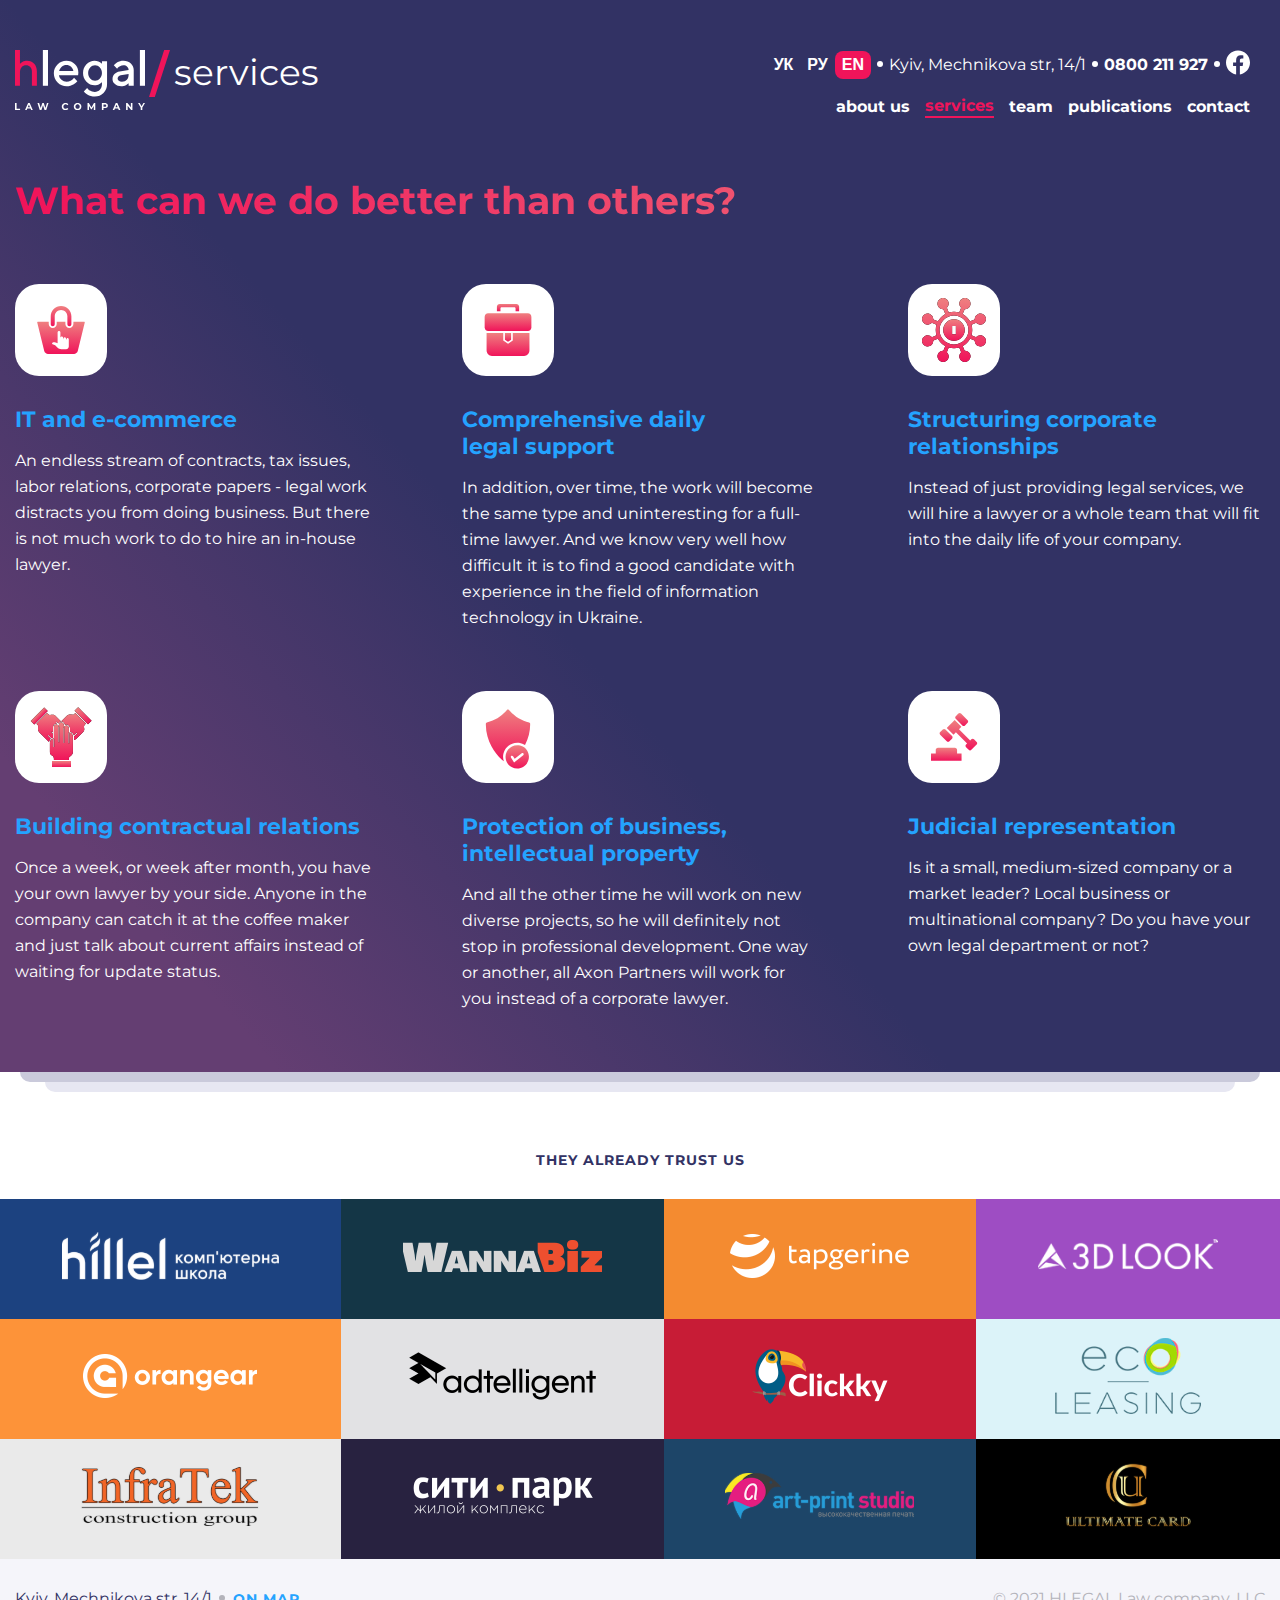
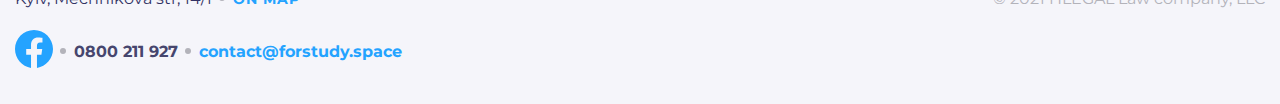
<file: pages/services.html>
<!DOCTYPE html>
<html class="page" lang="en" xmlns="http://www.w3.org/1999/html">
<head>
    <meta charset="UTF-8">
    <meta name="viewport"
          content="width=device-width, user-scalable=no, initial-scale=1.0, maximum-scale=1.0, minimum-scale=1.0">
    <meta http-equiv="X-UA-Compatible" content="ie=edge">
    <title>Services</title>
    <link rel="stylesheet" href="../css/reset.css">
    <link rel="stylesheet" href="../css/styles.css">
    <link rel="stylesheet" href="../css/media.css">
</head>
<body class="page__body">

<div class="page__gradient">

    <!--Шапка сторінки-->
    <header class="header page__container page__mobile">

        <!--Меню сторінки-->
        <div class="header__menu">
            <div class="header__socials">

                <!--Вибір мови-->
                <ul class="header__language">
                    <li>
                        <button class="header__btn header__btn-passive" type="button">УК</button>
                    </li>
                    <li>
                        <button class="header__btn header__btn-passive" type="button">РУ</button>
                    </li>
                    <li>
                        <button class="header__btn header__btn-active" type="button">EN</button>
                    </li>
                </ul>

                <!--Контакна інформація-->
                <ul class="header__contacts">
                    <li>
                        <a class="header__contacts-text" href="#">Kyiv, Mechnikova str, 14/1</a>
                    </li>
                    <li>
                        <a class="header__contacts-phone" href="tel:+380800211927">0800 211 927</a>
                    </li>
                    <li>
                        <a href="#">
                            <svg width="24" height="25" viewBox="0 0 24 25" fill="none"
                                 xmlns="http://www.w3.org/2000/svg">
                                <path
                                    d="M24 12.5733C24 5.90541 18.6274 0.5 12 0.5C5.37258 0.5 0 5.90541 0 12.5733C0 18.5995 4.38823 23.5943 10.125 24.5V16.0633H7.07813V12.5733H10.125V9.91343C10.125 6.88755 11.9165 5.21615 14.6576 5.21615C15.9705 5.21615 17.3438 5.45195 17.3438 5.45195V8.42313H15.8306C14.3399 8.42313 13.875 9.35379 13.875 10.3086V12.5733H17.2031L16.6711 16.0633H13.875V24.5C19.6118 23.5943 24 18.5995 24 12.5733Z"
                                />
                            </svg>
                        </a>
                    </li>
                </ul>
            </div>

            <!--Логотип-->
            <div class="header__logo">
                <a class="header__logo-menu" href="../index.html">
                    <img class="header__logo-main" src="../images/header/hlegal.svg" width="130" height="60"
                         alt="logo company">
                    <img class="header__logo-slash" src="../images/header/slash.svg" width="21" height="47"
                         alt="slash">
                    <p class="header__logo-pages">services</p>
                </a>
            </div>
        </div>

        <!--Навігація-->
        <div class="header__site">
            <ul class="header__navigation">
                <li><a class="header__link header__link-passive" href="about_us.html" target="_blank"><p>about us</p>
                </a></li>
                <li><a class="header__link header__link-active" href="services.html" target="_blank"><p>services</p>
                </a></li>
                <li><a class="header__link header__link-passive" href="/team.html" target="_blank"><p>team</p></a>
                </li>
                <li><a class="header__link header__link-passive" href="pages/publications.html" target="_blank"><p>
                    publications</p></a></li>
                <li><a class="header__link header__link-passive" href="contact.html" target="_blank"><p>contact</p>
                </a></li>
            </ul>
        </div>

        <!--Мобільна версія-->
        <div class="header__mobile">
            <div>
                <a class="header__mobile-menu" href="../index.html">
                    <img class="header__mobile-logo" src="../images/header/hlegal.svg" width="130" height="60"
                         alt="logo company">
                    <img class="header__mobile-slash" src="../images/header/slash.svg" width="21" height="47"
                         alt="slash">
                    <p class="header__mobile-pages">services</p>
                </a>
            </div>
            <div>
                <button type="button" class="header__mobile-btn">
                    <svg width="32" height="32" viewBox="0 0 32 33" fill="none" xmlns="http://www.w3.org/2000/svg">
                        <path d="M7 10.5H25" stroke="white" stroke-width="2"/>
                        <path d="M7 16.5H25" stroke="white" stroke-width="2"/>
                        <path d="M7 22.5H25" stroke="white" stroke-width="2"/>
                    </svg>
                </button>
            </div>
        </div>
    </header>

    <!--Переваги-->
    <section class="features-wrapper">
        <div class="features page__container">
            <div class="features__header">
                <h2 class="features__title">What can we do better than others?</h2>
            </div>
            <div class="features__column">
                <div class="features__item">
                    <a class="features__icon" href="../pages/service-entry.html">
                        <img class="features__logo"
                             src="../images/homepages/services/ecommerce.svg"
                             width="64" height="64"
                             alt="logo ecommerce">
                    </a>
                    <h3 class="features__caption"><a href="../pages/service-entry.html">IT and e-commerce</a></h3>
                    <p class="features__text">An endless stream of contracts, tax issues, labor relations,
                        corporate papers - legal work distracts you from
                        doing business. But there is not much work to do to hire an in-house lawyer.</p>
                </div>
                <div class="features__item">
                    <a class="features__icon" href="#">
                        <img class="features__logo"
                             src="../images/homepages/services/support.svg"
                             width="64" height="64"
                             alt="logo support">
                    </a>
                    <h3 class="features__caption"><a href="#">Comprehensive daily<br>
                        legal support</a></h3>
                    <p class="features__text">In addition, over time, the work will become the same type and
                        uninteresting for a full-time lawyer.
                        And we know very well how difficult it is to find a good candidate with experience in the
                        field of information technology in Ukraine.</p>
                </div>
                <div class="features__item">
                    <a class="features__icon" href="#">
                        <img class="features__logo"
                             src="../images/homepages/services/coprorate.svg"
                             width="64" height="64"
                             alt="logo corporate">
                    </a>
                    <h3 class="features__caption"><a href="#">Structuring corporate relationships</a></h3>
                    <p class="features__text">Instead of just providing legal services, we will hire a lawyer or
                        a whole team that will fit into the daily life of your company.</p>
                </div>
                <div class="features__item">
                    <a class="features__icon" href="#">
                        <img class="features__logo"
                             src="../images/homepages/services/trust.svg"
                             width="64" height="64"
                             alt="logo trust">
                    </a>
                    <h3 class="features__caption"><a href="#">Building contractual relations</a></h3>
                    <p class="features__text">Once a week, or week after month, you have your own lawyer by your
                        side. Anyone in the company can catch it at the coffee maker and just talk about current
                        affairs instead of waiting for update status.</p>
                </div>
                <div class="features__item">
                    <a class="features__icon" href="#">
                        <img class="features__logo"
                             src="../images/homepages/services/protection.svg"
                             width="64" height="64"
                             alt="logo protection">
                    </a>
                    <h3 class="features__caption"><a href="#">Protection of business, intellectual property</a>
                    </h3>
                    <p class="features__text">And all the other time he will work on new diverse projects, so he
                        will definitely not stop in professional development. One way or another, all Axon Partners
                        will work for you instead of a corporate lawyer.</p>
                </div>
                <div class="features__item">
                    <a class="features__icon" href="#">
                        <img class="features__logo"
                             src="../images/homepages/services/court.svg"
                             width="64" height="64"
                             alt="logo court">
                    </a>
                    <h3 class="features__caption"><a href="#">Judicial representation</a></h3>
                    <p class="features__text">Is it a small, medium-sized company or a market leader? Local
                        business or multinational company? Do you have your own legal department or not?</p>
                </div>
            </div>
        </div>
    </section>
</div>

<!--Тінь під градієнтом-->
<div class="shadow">
    <div class="shadow__one"></div>
    <div class="shadow__two"></div>
</div>

<main class="page__main">

    <!--Список логотипів компаній -->
    <section class="companies__wrapper">
        <div class="companies">
            <h3 class="companies__title">They already trust us</h3>
            <div class="companies__column">
                <div class="companies__item companies__hillel">
                    <a href="#">
                        <img src="../images/homepages/logo/hillel-logo-oneline-white-uk.svg"
                             width="217" height="48"
                             alt="logo hillel">
                    </a>
                </div>
                <div class="companies__item companies__wanna-biz">
                    <a href="#">
                        <img src="../images/homepages/logo/wanna-biz.svg" width="199" height="32"
                             alt="logo wanna biz">
                    </a>
                </div>
                <div class="companies-item companies__tapgerine">
                    <a href="#">
                        <img src="../images/homepages/logo/tapgerine.svg" width="179"
                             height="44"
                             alt="logo tapgerine">
                    </a>
                </div>
                <div class="companies__item companies__look">
                    <a href="#">
                        <img src="../images/homepages/logo/3d-look.svg" width="180" height="42"
                             alt="logo 3d look">
                    </a>
                </div>
                <div class="companies__item companies__orangear">
                    <a href="#">
                        <img src="../images/homepages/logo/orangear.svg" width="174" height="44"
                             alt="logo orangear">
                    </a>
                </div>
                <div class="companies__item companies__adtelligent">
                    <a href="#">
                        <img src="../images/homepages/logo/adtelligent.svg" width="187" height="48"
                             alt="logo adtelligent">
                    </a>
                </div>
                <div class="companies__item companies__clickky">
                    <a href="#">
                        <img src="../images/homepages/logo/clickky.svg" width="138" height="61"
                             alt="logo clickky">
                    </a>
                </div>
                <div class="companies__item companies__eco-leasing">
                    <a href="#">
                        <img src="../images/homepages/logo/eco-leasing.svg" width="146" height="76"
                             alt="logo eco leasing">
                    </a>
                </div>
                <div class="companies__item companies__infa-tek">
                    <a href="#">
                        <img src="../images/homepages/logo/infa-tek-construction-group.svg"
                             width="182" height="60"
                             alt="infa tek construction group">
                    </a>
                </div>
                <div class="companies__item companies__city-park">
                    <a href="#">
                        <img src="../images/homepages/logo/city-park.svg" width="181" height="38"
                             alt="logo жк сити парк">
                    </a>
                </div>
                <div class="companies__item companies__art-print">
                    <a href="#">
                        <img src="../images/homepages/logo/art-print-studio.svg" width="189"
                             height="46"
                             alt="logo art print studio">
                    </a>
                </div>
                <div class="companies__item companies__ultimate-card">
                    <a href="#">
                        <img src="../images/homepages/logo/ultimate-card.svg" width="152"
                             height="95"
                             alt="logo ultimate-card">
                    </a>
                </div>
            </div>
        </div>
    </section>

</main>

<!--Футер -->

<footer class="footer__wrapper">
    <div class="footer page__container">
        <div class="footer__contacts">
            <div class="footer__address">
                <ul>
                    <li>
                        <a class="footer__map" href="#"><span>Kyiv, Mechnikova str, 14/1</span></a>
                    </li>
                    <li>
                        <a class="footer__link" href="#"><span>On map</span></a>
                    </li>
                </ul>
            </div>
            <div class="footer__socials">
                <ul>
                    <li>
                        <a class="footer__icon" href="#">
                            <svg width="38" height="38" viewBox="0 0 38 38" fill="none"
                                 xmlns="http://www.w3.org/2000/svg">
                                <path
                                    d="M38 19.1161C38 8.55857 29.4934 0 19 0C8.50658 0 0 8.55857 0 19.1161C0 28.6575 6.94803 36.5659 16.0312 38V24.6419H11.207V19.1161H16.0312V14.9046C16.0312 10.1136 18.8678 7.46723 23.2078 7.46723C25.2866 7.46723 27.4609 7.84059 27.4609 7.84059V12.545H25.0651C22.7048 12.545 21.9688 14.0185 21.9688 15.5302V19.1161H27.2383L26.3959 24.6419H21.9688V38C31.052 36.5659 38 28.6575 38 19.1161Z"
                                    fill="#24A3FF"/>
                            </svg>
                        </a>
                    </li>
                    <li>
                        <a class="footer__phone" href="tel:+380800211927"><span>0800 211 927</span></a>
                    </li>
                    <li>
                        <a class="footer__email"
                           href="mailto:contact@forstudy.space"><span>contact@forstudy.space</span></a>
                    </li>
                </ul>
            </div>
        </div>
        <div class="footer__copyright">
            <p>© 2021 HLEGAL Law company, LLC</p>
        </div>
    </div>
</footer>

</body>
</html>
</file>
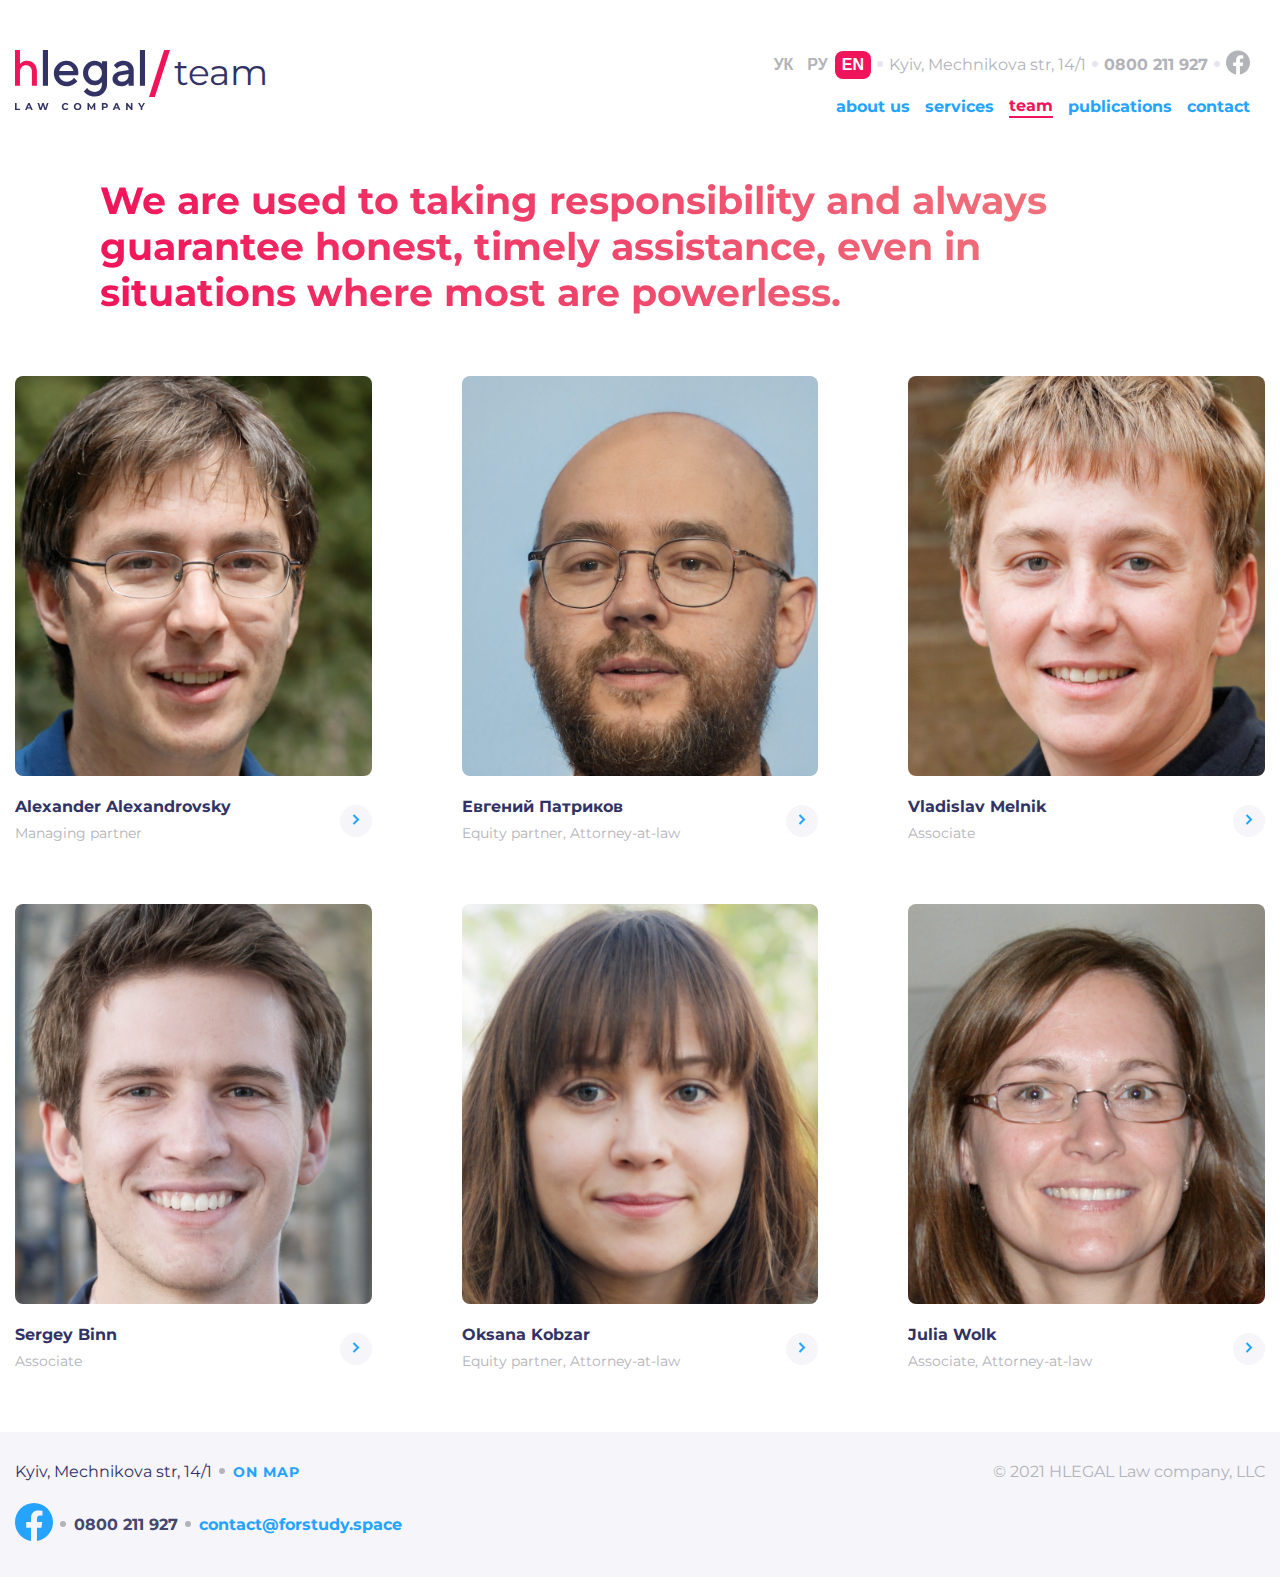
<file: pages/team.html>
<!DOCTYPE html>
<html class="page" lang="en" xmlns="http://www.w3.org/1999/html">
<head>
    <meta charset="UTF-8">
    <meta name="viewport"
          content="width=device-width, user-scalable=no, initial-scale=1.0, maximum-scale=1.0, minimum-scale=1.0">
    <meta http-equiv="X-UA-Compatible" content="ie=edge">
    <title>Team</title>
    <link rel="stylesheet" href="../css/reset.css">
    <link rel="stylesheet" href="../css/styles.css">
    <link rel="stylesheet" href="../css/media.css">
</head>
<body class="page__body">

<!--Шапка сторінки-->
<header class="header page__container page__mobile">

    <!--Меню сторінки-->
    <div class="header__menu header__menu-white">
        <div class="header__socials header__socials-white">

            <!--Вибір мови-->
            <ul class="header__language">
                <li>
                    <button class="header__btn header__btn-passive header__btn-white" type="button">УК</button>
                </li>
                <li>
                    <button class="header__btn header__btn-passive header__btn-white" type="button">РУ</button>
                </li>
                <li>
                    <button class="header__btn header__btn-active" type="button">EN</button>
                </li>
            </ul>

            <!--Контакна інформація-->
            <ul class="header__contacts header__contacts-white">
                <li>
                    <a class="header__contacts-text" href="#">Kyiv, Mechnikova str, 14/1</a>
                </li>
                <li>
                    <a class="header__contacts-phone" href="tel:+380800211927">0800 211 927</a>
                </li>
                <li>
                    <a href="#">
                        <svg width="24" height="25" viewBox="0 0 24 25" fill="none"
                             xmlns="http://www.w3.org/2000/svg">
                            <path
                                d="M24 12.5733C24 5.90541 18.6274 0.5 12 0.5C5.37258 0.5 0 5.90541 0 12.5733C0 18.5995 4.38823 23.5943 10.125 24.5V16.0633H7.07813V12.5733H10.125V9.91343C10.125 6.88755 11.9165 5.21615 14.6576 5.21615C15.9705 5.21615 17.3438 5.45195 17.3438 5.45195V8.42313H15.8306C14.3399 8.42313 13.875 9.35379 13.875 10.3086V12.5733H17.2031L16.6711 16.0633H13.875V24.5C19.6118 23.5943 24 18.5995 24 12.5733Z"
                            />
                        </svg>
                    </a>
                </li>
            </ul>
        </div>

        <!--Логотип-->
        <div class="header__logo header__logo-white">
            <a class="header__logo-menu" href="../index.html">
                <img class="header__logo-main" src="../images/header/hlegal-for-white-phone.svg" width="130" height="60"
                     alt="logo company">
                <img class="header__logo-slash" src="../images/header/slash.svg" width="21" height="47"
                     alt="slash">
                <p class="header__logo-pages header__logo-pages-white">team</p>
            </a>
        </div>
    </div>

    <!--Навігація-->
    <div class="header__site header__site-white">
        <ul class="header__navigation header__navigation-white">
            <li><a class="header__link header__link-white header__link-passive" href="about_us.html" target="_blank">
                <p>about us</p></a></li>
            <li><a class="header__link header__link-white header__link-passive" href="services.html" target="_blank"><p>
                services</p></a></li>
            <li><a class="header__link header__link-white header__link-active" href="team.html" target="_blank"><p>
                team</p></a>
            </li>
            <li><a class="header__link header__link-white header__link-passive" href="publications.html"
                   target="_blank">
                <p>
                    publications</p></a></li>
            <li><a class="header__link header__link-white header__link-passive" href="contact.html" target="_blank"><p>
                contact</p>
            </a></li>
        </ul>
    </div>

    <!--Мобільна версія-->
    <div class="header__mobile">
        <div>
            <a class="header__mobile-menu" href="../index.html">
                <img class="header__mobile-logo" src="../images/header/hlegal-for-white-phone.svg" width="130"
                     height="60"
                     alt="logo company">

                <img class="header__mobile-slash" src="../images/header/slash.svg" width="21" height="47"
                     alt="slash">
                <p class="header__mobile-pages header__mobile-pages-white">team</p>
            </a>
        </div>
        <div>
            <button type="button" class="header__mobile-btn header__mobile-btn-white">
                <svg width="32" height="32" viewBox="0 0 32 33" fill="none" xmlns="http://www.w3.org/2000/svg">
                    <path d="M7 10.5H25" stroke="white" stroke-width="2"/>
                    <path d="M7 16.5H25" stroke="white" stroke-width="2"/>
                    <path d="M7 22.5H25" stroke="white" stroke-width="2"/>
                </svg>
            </button>
        </div>
    </div>
</header>

<!--  Основний контент-->
<main class="page__main">

    <div class="team page__container">
        <div>
            <h1 class="team__title page__box">We are used to taking responsibility and always guarantee honest, timely
                assistance, even in situations
                where most are powerless.</h1>
        </div>
        <div class="team__column">
            <div class="team__item">
                <div>
                    <img class="team__avatar" src="../images/team/alexander-alexandrovsky.png"
                         alt="photo Alexander Alexandrovsky">
                </div>
                <a href="#">
                    <div class="team__content">
                        <div>
                            <h4 class="team__name">Alexander Alexandrovsky</h4>
                            <p class="team__position">Managing partner</p>
                        </div>
                        <div class="team__btn">
                            <button type="button">
                                <svg width="8" height="11" viewBox="0 0 8 11" fill="none"
                                     xmlns="http://www.w3.org/2000/svg">
                                    <path d="M1.5 1L6 5.5L1.5 10" stroke-width="2"/>
                                </svg>
                            </button>
                        </div>
                    </div>
                </a>
            </div>
            <div class="team__item">
                <div>
                    <img class="team__avatar" src="../images/team/evgenii-patrikov.png" alt="photo Евгений Патриков">
                </div>
                <a href="#">
                    <div class="team__content">
                        <div>
                            <h4 class="team__name">Евгений Патриков</h4>
                            <p class="team__position">Equity partner, Attorney-at-law</p>
                        </div>
                        <div class="team__btn">
                            <button type="button">
                                <svg width="8" height="11" viewBox="0 0 8 11" fill="none"
                                     xmlns="http://www.w3.org/2000/svg">
                                    <path d="M1.5 1L6 5.5L1.5 10" stroke-width="2"/>
                                </svg>
                            </button>
                        </div>
                    </div>
                </a>
            </div>
            <div class="team__item">
                <div>
                    <img class="team__avatar" src="../images/team/vladislav-melnik.png" alt="photo Vladislav Melnik">
                </div>
                <a href="#">
                    <div class="team__content">
                        <div>
                            <h4 class="team__name">Vladislav Melnik</h4>
                            <p class="team__position">Associate</p>
                        </div>
                        <div class="team__btn">
                            <button type="button">
                                <svg width="8" height="11" viewBox="0 0 8 11" fill="none"
                                     xmlns="http://www.w3.org/2000/svg">
                                    <path d="M1.5 1L6 5.5L1.5 10" stroke-width="2"/>
                                </svg>
                            </button>
                        </div>
                    </div>
                </a>
            </div>
            <div class="team__item">
                <div>
                    <img class="team__avatar" src="../images/team/sergey-binn.png" alt="photo Sergey Binn">
                </div>
                <a href="#">
                    <div class="team__content">
                        <div>
                            <h4 class="team__name">Sergey Binn</h4>
                            <p class="team__position">Associate</p>
                        </div>
                        <div class="team__btn">
                            <button type="button">
                                <svg width="8" height="11" viewBox="0 0 8 11" fill="none"
                                     xmlns="http://www.w3.org/2000/svg">
                                    <path d="M1.5 1L6 5.5L1.5 10" stroke-width="2"/>
                                </svg>
                            </button>
                        </div>
                    </div>
                </a>
            </div>
            <div class="team__item">
                <div>
                    <img class="team__avatar" src="../images/team/oksana-kobzar.png" alt="photo Oksana Kobzar">
                </div>
                <a href="team_entry.html">
                    <div class="team__content">
                        <div>
                            <h4 class="team__name">Oksana Kobzar</h4>
                            <p class="team__position">Equity partner, Attorney-at-law</p>
                        </div>
                        <div class="team__btn">
                            <button type="button">
                                <svg width="8" height="11" viewBox="0 0 8 11" fill="none"
                                     xmlns="http://www.w3.org/2000/svg">
                                    <path d="M1.5 1L6 5.5L1.5 10" stroke-width="2"/>
                                </svg>
                            </button>
                        </div>
                    </div>
                </a>
            </div>
            <div class="team__item">
                <div>
                    <img class="team__avatar" src="../images/team/julia-wolk.png" alt="photo Julia Wolk">
                </div>
                <a href="#">
                    <div class="team__content">
                        <div>
                            <h4 class="team__name">Julia Wolk</h4>
                            <p class="team__position">Associate, Attorney-at-law</p>
                        </div>
                        <div class="team__btn">
                            <button type="button">
                                <svg width="8" height="11" viewBox="0 0 8 11" fill="none"
                                     xmlns="http://www.w3.org/2000/svg">
                                    <path d="M1.5 1L6 5.5L1.5 10" stroke-width="2"/>
                                </svg>
                            </button>
                        </div>
                    </div>
                </a>

            </div>
        </div>
    </div>

</main>

<!--Футер-->
<footer class="footer__wrapper">
    <div class="footer page__container">
        <div class="footer__contacts">
            <div class="footer__address">
                <ul>
                    <li>
                        <a class="footer__map" href="#"><span>Kyiv, Mechnikova str, 14/1</span></a>
                    </li>
                    <li>
                        <a class="footer__link" href="#"><span>On map</span></a>
                    </li>
                </ul>
            </div>
            <div class="footer__socials">
                <ul>
                    <li>
                        <a class="footer__icon" href="#">
                            <svg width="38" height="38" viewBox="0 0 38 38" fill="none"
                                 xmlns="http://www.w3.org/2000/svg">
                                <path
                                    d="M38 19.1161C38 8.55857 29.4934 0 19 0C8.50658 0 0 8.55857 0 19.1161C0 28.6575 6.94803 36.5659 16.0312 38V24.6419H11.207V19.1161H16.0312V14.9046C16.0312 10.1136 18.8678 7.46723 23.2078 7.46723C25.2866 7.46723 27.4609 7.84059 27.4609 7.84059V12.545H25.0651C22.7048 12.545 21.9688 14.0185 21.9688 15.5302V19.1161H27.2383L26.3959 24.6419H21.9688V38C31.052 36.5659 38 28.6575 38 19.1161Z"
                                    fill="#24A3FF"/>
                            </svg>
                        </a>
                    </li>
                    <li>
                        <a class="footer__phone" href="tel:+380800211927"><span>0800 211 927</span></a>
                    </li>
                    <li>
                        <a class="footer__email"
                           href="mailto:contact@forstudy.space"><span>contact@forstudy.space</span></a>
                    </li>
                </ul>
            </div>
        </div>
        <div class="footer__copyright">
            <p>© 2021 HLEGAL Law company, LLC</p>
        </div>
    </div>
</footer>

</body>
</html>
</file>
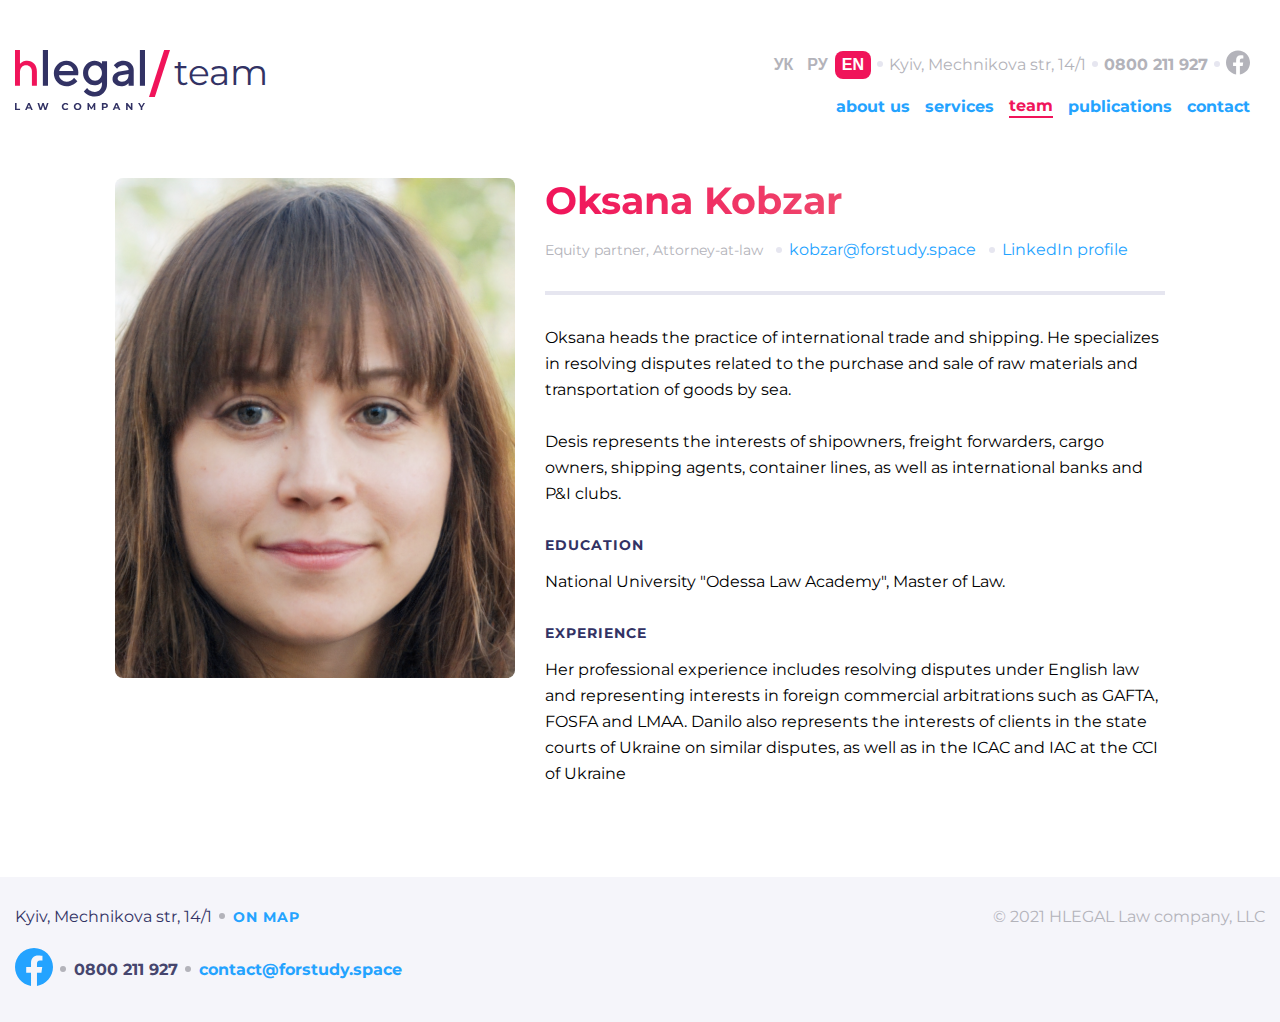
<file: pages/team_entry.html>
<!DOCTYPE html>
<html class="page" lang="en" xmlns="http://www.w3.org/1999/html">
<head>
    <meta charset="UTF-8">
    <meta name="viewport"
          content="width=device-width, user-scalable=no, initial-scale=1.0, maximum-scale=1.0, minimum-scale=1.0">
    <meta http-equiv="X-UA-Compatible" content="ie=edge">
    <title>Team entry</title>
    <link rel="stylesheet" href="../css/reset.css">
    <link rel="stylesheet" href="../css/styles.css">
    <link rel="stylesheet" href="../css/media.css">
</head>
<body class="page__body">

<!--Шапка сторінки-->
<header class="header page__container page__mobile">

    <!--Меню сторінки-->
    <div class="header__menu header__menu-white">
        <div class="header__socials header__socials-white">

            <!--Вибір мови-->
            <ul class="header__language">
                <li>
                    <button class="header__btn header__btn-passive header__btn-white" type="button">УК</button>
                </li>
                <li>
                    <button class="header__btn header__btn-passive header__btn-white" type="button">РУ</button>
                </li>
                <li>
                    <button class="header__btn header__btn-active" type="button">EN</button>
                </li>
            </ul>

            <!--Контакна інформація-->
            <ul class="header__contacts header__contacts-white">
                <li>
                    <a class="header__contacts-text" href="#">Kyiv, Mechnikova str, 14/1</a>
                </li>
                <li>
                    <a class="header__contacts-phone" href="tel:+380800211927">0800 211 927</a>
                </li>
                <li>
                    <a href="#">
                        <svg width="24" height="25" viewBox="0 0 24 25" fill="none"
                             xmlns="http://www.w3.org/2000/svg">
                            <path
                                d="M24 12.5733C24 5.90541 18.6274 0.5 12 0.5C5.37258 0.5 0 5.90541 0 12.5733C0 18.5995 4.38823 23.5943 10.125 24.5V16.0633H7.07813V12.5733H10.125V9.91343C10.125 6.88755 11.9165 5.21615 14.6576 5.21615C15.9705 5.21615 17.3438 5.45195 17.3438 5.45195V8.42313H15.8306C14.3399 8.42313 13.875 9.35379 13.875 10.3086V12.5733H17.2031L16.6711 16.0633H13.875V24.5C19.6118 23.5943 24 18.5995 24 12.5733Z"
                            />
                        </svg>
                    </a>
                </li>
            </ul>
        </div>

        <!--Логотип-->
        <div class="header__logo header__logo-white">
            <a class="header__logo-menu" href="../index.html">
                <img class="header__logo-main" src="../images/header/hlegal-for-white-phone.svg" width="130" height="60"
                     alt="logo company">
                <img class="header__logo-slash" src="../images/header/slash.svg" width="21" height="47"
                     alt="slash">
                <p class="header__logo-pages header__logo-pages-white">team</p>
            </a>
        </div>
    </div>

    <!--Навігація-->
    <div class="header__site header__site-white">
        <ul class="header__navigation header__navigation-white">
            <li><a class="header__link header__link-white header__link-passive" href="about_us.html" target="_blank">
                <p>about us</p></a></li>
            <li><a class="header__link header__link-white header__link-passive" href="services.html" target="_blank"><p>
                services</p></a></li>
            <li><a class="header__link header__link-white header__link-active" href="team.html" target="_blank"><p>
                team</p></a>
            </li>
            <li><a class="header__link header__link-white header__link-passive" href="publications.html"
                   target="_blank">
                <p>
                    publications</p></a></li>
            <li><a class="header__link header__link-white header__link-passive" href="contact.html" target="_blank"><p>
                contact</p>
            </a></li>
        </ul>
    </div>

    <!--Мобільна версія-->
    <div class="header__mobile">
        <div>
            <a class="header__mobile-menu" href="../index.html">
                <img class="header__mobile-logo" src="../images/header/hlegal-for-white-phone.svg" width="130"
                     height="60"
                     alt="logo company">

                <img class="header__mobile-slash" src="../images/header/slash.svg" width="21" height="47"
                     alt="slash">
                <p class="header__mobile-pages header__mobile-pages-white">team</p>
            </a>
        </div>
        <div>
            <button type="button" class="header__mobile-btn header__mobile-btn-white">
                <svg width="32" height="32" viewBox="0 0 32 33" fill="none" xmlns="http://www.w3.org/2000/svg">
                    <path d="M7 10.5H25" stroke="white" stroke-width="2"/>
                    <path d="M7 16.5H25" stroke="white" stroke-width="2"/>
                    <path d="M7 22.5H25" stroke="white" stroke-width="2"/>
                </svg>
            </button>
        </div>
    </div>
</header>

<!--  Основний контент-->
<main class="page__main">
    <div class="profile page__box page__container">
        <div class="profile__avatar page__container">
            <a>
                <img src="../images/team/oksana-kobzar.png" alt="photo Oksana Kobzar">
            </a>
            <div class="profile__mobile">
                <div class="profile__header">
                    <h1 class="profile__title">Oksana Kobzar</h1>
                    <ul>
                        <li><p class="profile__position">Equity partner, Attorney-at-law</p></li>
                        <li><a class="profile__link"
                               href="mailto:kobzar@forstudy.space"><p>kobzar@forstudy.space</p></a></li>
                        <li><a class="profile__link"><p>LinkedIn profile</p></a></li>
                    </ul>
                </div>
            </div>
        </div>
        <div class="profile__content page__container">
            <div class="profile__desctop">
                <div class="profile__header">
                    <h1 class="profile__title">Oksana Kobzar</h1>
                    <ul>
                        <li><p class="profile__position">Equity partner, Attorney-at-law</p></li>
                        <li><a class="profile__link"
                               href="mailto:kobzar@forstudy.space"><p>kobzar@forstudy.space</p></a></li>
                        <li><a class="profile__link" href="#"><p>LinkedIn profile</p></a></li>
                    </ul>
                </div>
            </div>
            <div class="profile__body">
                <div>
                    <p class="profile__text">Oksana heads the practice of international trade and shipping. He
                        specializes in resolving
                        disputes related to the purchase and sale of raw materials and transportation of goods by sea.
                        <br>
                        <br>
                        Desis represents the interests of shipowners, freight forwarders, cargo owners, shipping agents,
                        container lines, as well as international banks and P&I clubs.</p>
                </div>
                <div>
                    <h3 class="profile__subtitle">Education</h3>
                    <p class="profile__text">National University "Odessa Law Academy", Master of Law.</p>
                </div>
                <div>
                    <h3 class="profile__subtitle">Experience</h3>
                    <p class="profile__text">Her professional experience includes resolving disputes under English law
                        and representing
                        interests in foreign commercial arbitrations such as GAFTA, FOSFA and LMAA. Danilo also
                        represents the interests of clients in the state courts of Ukraine on similar disputes, as well
                        as in the ICAC and IAC at the CCI of Ukraine</p>
                </div>
            </div>
        </div>
    </div>
</main>

<!--Футер-->
<footer class="footer__wrapper">
    <div class="footer page__container">
        <div class="footer__contacts">
            <div class="footer__address">
                <ul>
                    <li>
                        <a class="footer__map" href="#"><span>Kyiv, Mechnikova str, 14/1</span></a>
                    </li>
                    <li>
                        <a class="footer__link" href="#"><span>On map</span></a>
                    </li>
                </ul>
            </div>
            <div class="footer__socials">
                <ul>
                    <li>
                        <a class="footer__icon" href="#">
                            <svg width="38" height="38" viewBox="0 0 38 38" fill="none"
                                 xmlns="http://www.w3.org/2000/svg">
                                <path
                                    d="M38 19.1161C38 8.55857 29.4934 0 19 0C8.50658 0 0 8.55857 0 19.1161C0 28.6575 6.94803 36.5659 16.0312 38V24.6419H11.207V19.1161H16.0312V14.9046C16.0312 10.1136 18.8678 7.46723 23.2078 7.46723C25.2866 7.46723 27.4609 7.84059 27.4609 7.84059V12.545H25.0651C22.7048 12.545 21.9688 14.0185 21.9688 15.5302V19.1161H27.2383L26.3959 24.6419H21.9688V38C31.052 36.5659 38 28.6575 38 19.1161Z"
                                    fill="#24A3FF"/>
                            </svg>
                        </a>
                    </li>
                    <li>
                        <a class="footer__phone" href="tel:+380800211927"><span>0800 211 927</span></a>
                    </li>
                    <li>
                        <a class="footer__email"
                           href="mailto:contact@forstudy.space"><span>contact@forstudy.space</span></a>
                    </li>
                </ul>
            </div>
        </div>
        <div class="footer__copyright">
            <p>© 2021 HLEGAL Law company, LLC</p>
        </div>
    </div>
</footer>

</body>
</html>
</file>
<file: css/styles.css>
@import url("https://fonts.googleapis.com/css2?family=Montserrat:wght@400;700&display=swap");
.form__email, .form__address, .form__phone {
  font-weight: 400;
  font-size: 21px;
  line-height: 30px;
}

.posters__text {
  font-weight: 400;
  font-size: 16px;
  line-height: 26px;
  color: var(--basic-black);
}

.footer__copyright p, .footer__email, .footer__phone, .footer__map, .intro__item p, .profile__link, .team__name, .publications__caption, .preview__name {
  font-size: 16px;
  line-height: 20px;
}

.header__navigation p, .header__contacts a, .header__socials {
  font-size: 16px;
  line-height: 20px;
}

.footer__link, .achievements__subtitle, .profile__subtitle, .publications__subtitle, .companies__title, .preview__title, .features__subtitle {
  font-size: 14px;
  line-height: 17px;
  letter-spacing: 1px;
  text-transform: uppercase;
}

.posters__time, .publications__time {
  font-size: 12px;
  line-height: 15px;
  letter-spacing: 1px;
  text-transform: uppercase;
}

:root {
  --basic-white: #FFFFFF;
  --basic-black: #000000;
  --main-regular: #323264;
  --main-alt: #46466E;
  --main-soft: #686887;
  --accent: #F0145A;
  --active-regular: #24A3FF;
  --active-hover: #0085FF;
  --active-active: #006CCF;
  --grey-bg: #F5F5FA;
  --grey-bg-alt: #EDEDF7;
  --grey-text: #B3B3BA;
  --grey-separator: #E6E6F0;
  --gradient-regular: linear-gradient(128.63deg, #323264 0%, #323264 73.96%, #A54B5F 100%);
  --gradient-soft: linear-gradient(42.01deg, #323264 14.33%, #323264 51.39%, #7A425E 87.53%);
  --gradient-red: linear-gradient(323.35deg, #F0145A 6.7%, #693264 70.36%);
  --gradient-supersoft: linear-gradient(228.57deg, #323264 11.93%, #323264 57.17%, #643E72 87.46%);
  --gradient-red-text: linear-gradient(90.13deg, #F0145A 0.84%, #EF8080 99.96%);
}

.page {
  height: 100%;
}
.page__body {
  box-sizing: border-box;
  min-height: 100%;
  font-family: "Montserrat", sans-serif;
  font-size: 38px;
  font-weight: 700;
  color: var(--basic-white);
}
.page__gradient {
  background-image: var(--gradient-supersoft);
}
.page__container {
  max-width: 1600px;
  margin: 0 auto;
  padding: 0 15px;
}
.page__box {
  max-width: 1360px;
  margin: 0 auto;
  padding: 0 15px;
}
.page__symbol {
  background-image: url("../images/homepages/symbol/symbol.svg");
  background-position: top;
  background-repeat: no-repeat;
  background-size: contain;
}
.page__text {
  font-weight: 400;
}
.page a {
  text-decoration: none;
}
.page img {
  max-width: 100%;
}

.slick-active button {
  opacity: 1 !important;
}

.header__btn-active {
  background-color: var(--accent);
  color: var(--basic-white);
}
.header__btn-active:hover {
  background-color: var(--accent) !important;
}

.header__btn-passive {
  background: transparent;
}

.header__link-active p {
  color: var(--accent);
  border-bottom: 2px solid var(--accent);
}
.header__link-active p:hover {
  color: var(--accent);
}
.header__link-active p:hover::before {
  transform: scaleX(1);
  transition-duration: 0.8s;
  transform-origin: left;
}
.header__link-active p::before {
  content: "";
  width: 100%;
  height: 2px;
  background-color: var(--accent);
  position: absolute;
  margin-top: 19px;
  transform-origin: right;
  transform: scaleX(0);
}

.header__link-passive {
  color: var(--basic-white);
}

.experience__item-active {
  background: var(--gradient-red-text);
  -webkit-background-clip: text;
  -webkit-text-fill-color: transparent;
}

.header {
  padding-top: 50px;
  padding-bottom: 60px;
}
.header__menu {
  display: flex;
  flex-direction: column;
}
.header__socials {
  display: flex;
  justify-content: flex-end;
  margin-bottom: 16px;
  padding: 0 15px;
}
.header__language {
  display: flex;
  align-items: center;
}
.header__contacts {
  position: relative;
  display: flex;
  align-items: center;
}
.header__contacts-text {
  font-weight: 400;
  color: var(--basic-white);
}
.header__contacts-phone {
  color: var(--basic-white);
}
.header__contacts li {
  margin-left: 6px;
}
.header__contacts li::before {
  content: "";
  position: absolute;
  top: 11px;
  width: 6px;
  height: 6px;
  background-color: var(--basic-white);
  border-radius: 50%;
}
.header__contacts a {
  margin-left: 12px;
}
.header__contacts path {
  transition-duration: 0.3s;
  fill: white;
}
.header__contacts path:hover {
  fill: var(--accent);
}
.header__contacts-white a {
  color: var(--grey-text);
}
.header__contacts-white li {
  margin-left: 6px;
}
.header__contacts-white li::before {
  content: "";
  position: absolute;
  top: 11px;
  width: 6px;
  height: 6px;
  background-color: var(--grey-separator);
  border-radius: 50%;
}
.header__contacts-white path {
  transition-duration: 0.3s;
  fill: var(--grey-text);
}
.header__contacts-white path:hover {
  fill: var(--accent);
}
.header__btn {
  font-size: inherit;
  font-weight: 700;
  padding: 5px 7px;
  color: var(--basic-white);
  border: none;
  border-radius: 8px;
  transition-duration: 0.3s;
  cursor: pointer;
}
.header__btn:hover {
  background: rgba(255, 255, 255, 0.2);
}
.header__btn:active {
  background-color: var(--accent);
}
.header__btn-mobile {
  display: none;
}
.header__btn-white {
  color: var(--grey-text);
}
.header__btn-white:hover {
  background: var(--grey-bg);
}
.header__logo {
  position: absolute;
  cursor: pointer;
  transition-duration: 1s;
}
.header__logo-menu {
  display: flex;
}
.header__logo-main {
  margin-right: 4px;
}
.header__logo-slash {
  display: block;
  margin-right: 4px;
}
.header__logo-pages {
  display: block;
  font-weight: 400;
  font-size: 36px;
  line-height: 44px;
  color: var(--basic-white);
}
.header__logo-pages-white {
  color: var(--main-regular);
}
.header__site {
  display: flex;
  align-items: center;
  justify-content: flex-end;
  padding: 0 15px;
}
.header__navigation {
  display: flex;
  align-items: center;
}
.header__navigation li {
  margin-left: 15px;
}
.header__link {
  position: relative;
}
.header__link:hover {
  color: var(--basic-white);
}
.header__link:hover::before {
  transform: scaleX(1);
  transition-duration: 0.8s;
  transform-origin: left;
}
.header__link::before {
  content: "";
  width: 100%;
  height: 2px;
  background-color: var(--basic-white);
  position: absolute;
  margin-top: 19px;
  transform-origin: right;
  transform: scaleX(0);
}
.header__link:active {
  color: var(--accent);
}
.header__link:active::before {
  transform: scaleX(0);
  transition-duration: 0.8s;
  transform-origin: right;
}
.header__link:active::before {
  content: "";
  width: 100%;
  height: 2px;
  background-color: var(--accent);
  position: absolute;
  margin-left: 7px;
  margin-top: 19px;
  transform-origin: left;
  transform: scaleX(1);
}
.header__link-white {
  color: var(--active-regular);
}
.header__link-white:hover {
  color: var(--active-regular);
}
.header__link-white:hover::before {
  transform: scaleX(1);
  transition-duration: 0.8s;
  transform-origin: left;
}
.header__link-white::before {
  content: "";
  width: 100%;
  height: 2px;
  background-color: var(--active-regular);
  position: absolute;
  margin-top: 19px;
  transform-origin: right;
  transform: scaleX(0);
}
.header__mobile {
  display: none;
}

.form__email, .form__address, .form__phone {
  font-weight: 400;
  font-size: 21px;
  line-height: 30px;
}

.posters__text {
  font-weight: 400;
  font-size: 16px;
  line-height: 26px;
  color: var(--basic-black);
}

.footer__copyright p, .footer__email, .footer__phone, .footer__map, .intro__item p, .profile__link, .team__name, .publications__caption, .preview__name {
  font-size: 16px;
  line-height: 20px;
}

.header__socials, .header__contacts a, .header__navigation p {
  font-size: 16px;
  line-height: 20px;
}

.footer__link, .achievements__subtitle, .profile__subtitle, .publications__subtitle, .companies__title, .preview__title, .features__subtitle {
  font-size: 14px;
  line-height: 17px;
  letter-spacing: 1px;
  text-transform: uppercase;
}

.posters__time, .publications__time {
  font-size: 12px;
  line-height: 15px;
  letter-spacing: 1px;
  text-transform: uppercase;
}

:root {
  --basic-white: #FFFFFF;
  --basic-black: #000000;
  --main-regular: #323264;
  --main-alt: #46466E;
  --main-soft: #686887;
  --accent: #F0145A;
  --active-regular: #24A3FF;
  --active-hover: #0085FF;
  --active-active: #006CCF;
  --grey-bg: #F5F5FA;
  --grey-bg-alt: #EDEDF7;
  --grey-text: #B3B3BA;
  --grey-separator: #E6E6F0;
  --gradient-regular: linear-gradient(128.63deg, #323264 0%, #323264 73.96%, #A54B5F 100%);
  --gradient-soft: linear-gradient(42.01deg, #323264 14.33%, #323264 51.39%, #7A425E 87.53%);
  --gradient-red: linear-gradient(323.35deg, #F0145A 6.7%, #693264 70.36%);
  --gradient-supersoft: linear-gradient(228.57deg, #323264 11.93%, #323264 57.17%, #643E72 87.46%);
  --gradient-red-text: linear-gradient(90.13deg, #F0145A 0.84%, #EF8080 99.96%);
}

.slogan {
  margin-top: 15.5%;
  margin-bottom: 60px;
}
.slogan__banner {
  padding-bottom: 30px;
}
.slogan__title {
  max-width: 800px;
  display: block;
  margin: 0 auto;
  padding-bottom: 25.5%;
  line-height: 46px;
  text-align: center;
}
.slogan__btn {
  display: block;
  margin: 0 auto;
  align-items: center;
  border: none;
  background-color: transparent;
  cursor: pointer;
}
.slogan__btn svg {
  fill: var(--basic-white);
  transition-duration: 0.3s;
}
.slogan__btn svg:hover {
  fill: var(--accent);
}

.experience__content {
  display: flex;
  justify-content: center;
  align-items: center;
  margin-bottom: 60px;
  overflow-x: hidden;
}
.experience__menu {
  margin-right: 60px;
  line-height: 46px;
  text-align: right;
  padding-right: 60px;
  overflow-y: scroll;
}
.experience__item a {
  color: var(--grey-text);
  transition-duration: 0.5s;
}
.experience__item a:hover {
  color: var(--accent);
}
.experience__item a:active {
  background: var(--gradient-red-text);
  -webkit-background-clip: text;
  -webkit-text-fill-color: transparent;
}
.experience__item:not(:last-child) {
  margin-bottom: 30px;
}
.experience__text {
  display: flex;
  justify-content: center;
  flex-direction: column;
  max-width: 50%;
}
.experience__text h2 {
  font-size: 30px;
  line-height: 37px;
  margin-bottom: 30px;
}
.experience__text p {
  font-weight: 400;
  font-size: 19px;
  line-height: 30px;
}

::-webkit-scrollbar {
  width: 4px;
  height: 100%;
  background: rgba(255, 255, 255, 0.3);
}

.features__header {
  margin-bottom: 60px;
}
.features__content {
  display: flex;
  align-items: center;
  margin-bottom: 10px;
}
.features__content:hover .features__subtitle a {
  color: var(--accent);
  transition: 0.5s;
}
.features__content:hover .features__btn svg path {
  stroke: var(--accent);
  transition: 0.5s;
}
.features__subtitle {
  color: var(--active-regular);
}
.features__subtitle a {
  color: inherit;
  transition: 0.5s;
}
.features__btn {
  width: 12px;
  height: 15px;
  border: none;
  background-color: transparent;
}
.features__btn-pages {
  display: block;
  margin: 0 auto;
  padding: 18px 30px;
  font-family: inherit;
  font-weight: 700;
  font-size: 16px;
  line-height: 20px;
  color: var(--basic-white);
  background-color: var(--active-regular);
  box-shadow: 0 0 20px rgba(36, 163, 255, 0.5);
  border-radius: 12px;
  border: none;
  cursor: pointer;
  transition-duration: 1s;
}
.features__btn-pages:hover {
  color: var(--grey-separator);
  background-color: var(--main-regular);
  box-shadow: 10px 10px 60px 18px rgb(122, 66, 94);
  letter-spacing: 3px;
}
.features__btn-pages a {
  color: inherit;
}
.features__btn path {
  stroke: var(--active-regular);
  transition: 0.5s;
}
.features__title {
  line-height: 46px;
  background: var(--gradient-red-text);
  -webkit-background-clip: text;
  -webkit-text-fill-color: transparent;
}
.features__column {
  display: flex;
  justify-content: space-between;
  flex-wrap: wrap;
}
.features__column-pages {
  display: flex;
  flex-direction: column;
  flex-wrap: wrap;
  justify-content: center;
  align-items: center;
  padding-bottom: 60px;
  border-bottom: 4px solid rgba(255, 255, 255, 0.5);
}
.features__column-pages a, .features__column-pages h1, .features__column-pages p {
  margin-bottom: 28px;
}
.features__item {
  max-width: calc(33.33% - 60px);
  display: flex;
  flex-direction: column;
  margin-bottom: 60px;
}
.features__icon {
  width: 92px;
  height: 92px;
  display: flex;
  align-items: center;
  justify-content: center;
  margin-bottom: 30px;
  border-radius: 24px;
  background-color: var(--basic-white);
  transition-duration: 1s;
}
.features__icon-pages:hover {
  transform: rotate(360deg);
}
.features__caption {
  margin-bottom: 15px;
  font-size: 22px;
  line-height: 27px;
  color: var(--active-regular);
  transition-duration: 0.5s;
}
.features__caption:hover {
  color: var(--accent);
}
.features__caption a {
  color: inherit;
}
.features__caption-pages {
  background: var(--gradient-red-text);
  -webkit-background-clip: text;
  -webkit-text-fill-color: transparent;
  font-size: inherit;
}
.features__text {
  font-weight: 400;
  font-size: 16px;
  line-height: 26px;
}
.features__text-pages {
  font-size: 19px;
  line-height: 30px;
  text-align: center;
}
.features__list {
  margin-top: 30px;
  padding-bottom: 60px;
}
.features__list h3 {
  margin-bottom: 30px;
  font-size: 22px;
  line-height: 27px;
}
.features__list ul {
  display: grid;
  align-items: center;
  grid-template-columns: repeat(2, 47%);
  column-gap: 60px;
  padding: 0;
}
.features__list li {
  position: relative;
  margin-bottom: 15px;
  padding: 0 0 0 15px;
  font-weight: 400;
  font-size: 18px;
  line-height: 26px;
  color: var(--basic-white);
}
.features__list li::before {
  content: "";
  position: absolute;
  top: 12px;
  left: 0;
  width: 6px;
  height: 6px;
  background-color: var(--accent);
  border-radius: 50%;
}

.shadow {
  padding: 0 20px;
  margin-bottom: 60px;
}
.shadow div {
  margin: 0 auto;
  height: 10px;
  border-radius: 0 0 12px 12px;
}
.shadow__one {
  width: 100%;
  background: #CACADB;
}
.shadow__two {
  width: 96%;
  background: #E7E7F2;
}

.preview {
  min-width: 0;
  display: flex;
  flex-wrap: wrap;
  margin-bottom: 60px;
}
.preview__slider {
  min-width: 0;
}
.preview__title {
  display: flex;
  align-items: center;
  margin-bottom: 5px;
  text-transform: uppercase;
  cursor: pointer;
  color: var(--active-regular);
}
.preview__title a {
  color: inherit;
  transition-duration: 0.5s;
}
.preview__picture {
  position: relative;
  width: 400px;
}
.preview__picture img {
  width: 100%;
  height: 100%;
  position: absolute;
  object-fit: cover;
  border-top-left-radius: 12px;
  border-bottom-left-radius: 12px;
  background-color: var(--main-alt);
}
.preview__picture-mobile {
  display: none;
}
.preview__btn {
  width: 12px;
  height: 15px;
  border: none;
  background-color: transparent;
}
.preview__btn path {
  transition-duration: 0.5s;
  stroke: var(--active-regular);
}
.preview__article {
  max-width: 72.6%;
  display: flex;
  flex-direction: column;
  justify-content: center;
  padding: 30px;
  background-color: var(--grey-bg);
  border-top-right-radius: 12px;
  border-bottom-right-radius: 12px;
}
.preview__article:hover .preview__subtitle a {
  color: var(--accent);
  transition: 0.5s;
}
.preview__article:hover .preview__btn svg path {
  stroke: var(--accent);
  transition: 0.5s;
}
.preview__text {
  margin-bottom: 30px;
  line-height: 46px;
  background: var(--gradient-red-text);
  -webkit-background-clip: text;
  -webkit-text-fill-color: transparent;
}
.preview__name {
  margin-bottom: 6px;
  color: var(--grey-text);
}
.preview__user {
  font-weight: 400;
  font-size: 14px;
  line-height: 22px;
  color: var(--grey-text);
}

.companies {
  max-width: 1720px;
  margin: 0 auto;
  text-align: center;
}
.companies__item div {
  background-color: var(--main-alt);
  object-fit: cover;
}
.companies__title {
  margin-bottom: 30px;
  color: var(--main-regular);
}
.companies__column {
  display: grid;
  margin-bottom: 60px;
  text-transform: uppercase;
  grid-template-areas: "hillel wanna-biz tapgerine look" "orangear adtelligent clickky eco-leasing" "infa-tek city-park art-print ultimate-card";
}
.companies__column div {
  height: 120px;
  display: flex;
  align-items: center;
  justify-content: center;
}
.companies__hillel {
  background: #1C4280;
  border-top-left-radius: 12px;
}
.companies__wanna-biz {
  background: #143646;
}
.companies__tapgerine {
  background: linear-gradient(0deg, #F48B30, #F48B30), #F48B30;
}
.companies__look {
  background: #9E4DC3;
  border-top-right-radius: 12px;
}
.companies__orangear {
  background: #FD9339;
}
.companies__adtelligent {
  background: #E2E2E4;
}
.companies__clickky {
  background: #C71C36;
}
.companies__eco-leasing {
  background: #DCF3F9;
}
.companies__infa-tek {
  background: #EAEAEA;
  border-bottom-left-radius: 12px;
}
.companies__city-park {
  background: #282240;
}
.companies__art-print {
  background: #1D4568;
}
.companies__ultimate-card {
  background: #000000;
  border-bottom-right-radius: 12px;
}

.publications__wrapper {
  background-color: var(--grey-bg);
}
.publications__headline {
  display: flex;
  align-items: center;
  margin-bottom: 10px;
}
.publications__headline:hover .publications__subtitle a {
  color: var(--accent);
  transition: 0.5s;
}
.publications__headline:hover .publications__btn svg path {
  stroke: var(--accent);
  transition: 0.5s;
}
.publications__subtitle {
  margin-top: 30px;
  color: var(--active-regular);
  cursor: pointer;
}
.publications__subtitle a {
  color: inherit;
  transition: 0.5s;
}
.publications__btn {
  width: 12px;
  height: 15px;
  margin-top: 30px;
  border: none;
  background-color: transparent;
}
.publications__btn path {
  transition-duration: 0.5s;
  stroke: var(--active-regular);
}
.publications__title {
  margin-bottom: 30px;
  line-height: 46px;
  background: var(--gradient-red-text);
  -webkit-background-clip: text;
  -webkit-text-fill-color: transparent;
}
.publications__column {
  display: flex;
  flex-wrap: wrap;
  justify-content: space-between;
  border-bottom: 2px solid var(--grey-separator);
}
.publications__item {
  max-width: calc(33.33% - 30px);
  display: flex;
  flex-direction: column;
  flex-wrap: wrap;
  align-items: center;
  margin-bottom: 30px;
  background-color: var(--basic-white);
  border-radius: 8px;
  transition-duration: 0.5s;
}
.publications__item:hover {
  transform: scale3d(1.1, 1.1, 1.5);
  transition-duration: 0.5s;
}
.publications__item img {
  width: 513.33px;
  height: 200px;
  border-top-left-radius: 8px;
  border-top-right-radius: 8px;
}
.publications__item-btn {
  margin: 0 auto 60px;
}
.publications__icon {
  object-fit: cover;
  margin-bottom: 30px;
}
.publications__content {
  max-width: 90%;
}
.publications__caption {
  color: var(--active-regular);
  transition: 0.5s;
}
.publications__caption:hover {
  color: var(--accent);
}
.publications__caption a {
  color: inherit;
}
.publications__caption-not-image {
  margin-top: 30px;
}
.publications__time {
  padding-bottom: 15px;
  color: var(--grey-text);
}
.publications__text {
  padding-top: 15px;
  padding-bottom: 30px;
  margin-top: 15px;
  font-weight: 400;
  font-size: 14px;
  line-height: 22px;
  color: var(--basic-black);
  border-top: 4px solid var(--grey-separator);
}
.publications__control {
  padding: 30px;
}
.publications__control div {
  width: 100%;
  max-width: 233px;
  margin: 0 auto;
  display: flex;
  background: var(--grey-separator);
  border-radius: 10px;
}
.publications__control button {
  width: 50%;
  margin: 2px;
  padding: 8px 30px 10px 8px;
  font-weight: 700;
  font-size: 16px;
  line-height: 20px;
  border: none;
  border-radius: 10px;
  color: var(--main-regular);
  transition: 0.5s;
}
.publications__control button:hover {
  background: var(--grey-bg);
}
.publications__control-news {
  background: var(--basic-white);
}
.publications__control-articles {
  background: var(--grey-separator);
}

#popup {
  position: fixed;
  width: 100%;
  height: 100%;
  background-color: rgba(50, 50, 100, 0.7);
  top: 0;
  left: 0;
  opacity: 0;
  visibility: hidden;
}
#popup:target {
  opacity: 1;
  visibility: visible;
}

.popup__body {
  padding: 30px;
}
.popup__content {
  max-width: 650px;
}
.popup input {
  width: 97%;
  background: var(--basic-white);
  border: 1px solid #FFFFFF;
  border-radius: 8px;
  padding: 19px 0 19px 15px;
}
.popup input::placeholder {
  position: absolute;
  top: 15px;
  font-family: "Montserrat", sans-serif;
  font-weight: 400;
  font-size: 16px;
  line-height: 26px;
  color: var(--grey-text);
}

.message {
  height: 91px;
}

.posters {
  margin-bottom: 30px;
}
.posters__header {
  display: flex;
  flex-direction: column;
  align-items: center;
  margin-bottom: 30px;
  padding-bottom: 30px;
  border-bottom: 4px solid var(--grey-separator);
}
.posters__icon {
  margin-bottom: 30px;
}
.posters__icon img {
  width: 1360px;
  height: 500px;
  object-fit: cover;
  border-radius: 12px;
}
.posters__caption {
  margin-bottom: 15px;
  font-size: 30px;
  line-height: 37px;
  color: var(--main-regular);
}
.posters__caption a {
  color: inherit;
}
.posters__time {
  color: var(--grey-text);
}
.posters__text {
  margin-bottom: 30px;
}
.posters__title {
  margin-bottom: 30px;
  background: var(--gradient-red-text);
  -webkit-background-clip: text;
  -webkit-text-fill-color: transparent;
}
.posters__subtitle {
  margin-bottom: 15px;
  font-size: 22px;
  line-height: 27px;
  color: var(--main-regular);
}
.posters__list {
  margin-bottom: 30px;
  list-style-type: none;
  list-style-position: inside;
  counter-reset: my-counter;
  padding-left: 0;
}
.posters__list li {
  position: relative;
  font-weight: 400;
  font-size: 18px;
  line-height: 26px;
  color: var(--basic-black);
}
.posters__list li:not(:last-child) {
  margin-bottom: 15px;
}
.posters__list li::before {
  content: counter(my-counter) ".";
  counter-increment: my-counter;
  display: inline-block;
  width: 1.5em;
  margin-right: 10px;
  text-align: center;
  color: var(--accent);
  font-weight: 700;
  font-size: 18px;
  line-height: 26px;
}
.posters__screen {
  display: flex;
  flex-direction: column;
  align-items: center;
  margin-bottom: 30px;
}
.posters__screen p {
  margin-top: 15px;
  font-weight: 400;
  font-size: 14px;
  line-height: 22px;
  color: var(--grey-text);
}
.posters__socials {
  display: flex;
  margin-top: 30px;
  padding: 30px 0;
  border-top: 4px solid var(--grey-separator);
}
.posters__socials button {
  padding: 9px;
  background: var(--grey-bg);
  border-radius: 12px;
  border: none;
}
.posters__socials button:hover {
  background: var(--grey-bg-alt);
}
.posters__socials button:not(:last-child) {
  margin-right: 10px;
}

.form {
  display: flex;
  flex-wrap: wrap;
  justify-content: center;
  align-items: flex-start;
  margin-bottom: 60px;
}
.form__wrapper {
  flex-basis: calc(50% - 60px);
  padding: 0 30px;
}
.form__wrapper div:not(:last-child) {
  margin-bottom: 30px;
  padding-bottom: 30px;
  border-bottom: 4px solid var(--grey-separator);
}
.form__contacts {
  display: flex;
  flex-direction: column;
}
.form__contacts a:not(:last-child) {
  margin-bottom: 15px;
}
.form__address, .form__phone {
  color: var(--main-regular);
}
.form__address a, .form__phone a {
  color: inherit;
}
.form__email {
  color: var(--active-regular);
}
.form__item {
  display: flex;
  align-items: center;
  transition: 0.5s;
}
.form__item:hover .form__img svg path {
  transition: 0.5s;
  fill: var(--accent);
}
.form__item:hover .form__fb {
  transition: 0.5s;
  color: var(--accent);
}
.form__img {
  margin-right: 10px;
}
.form__img path {
  transition: 0.5s;
  fill: var(--active-regular);
}
.form__fb {
  font-size: 12px;
  line-height: 16px;
  letter-spacing: 1px;
  text-transform: uppercase;
  color: var(--active-regular);
  transition: 0.5s;
}
.form__popup {
  flex-basis: calc(50% - 60px);
  padding: 0 30px;
  position: relative;
  background-color: var(--basic-white);
  opacity: 1;
  visibility: visible;
  transition: all 0.7s ease 0s;
}
.form__body {
  min-height: 100%;
  display: flex;
  flex-direction: column;
  align-items: center;
  justify-content: center;
}
.form__content {
  width: 100%;
  background-color: var(--grey-bg);
  padding: 30px;
  transition: all 0.7s ease 0s;
  border-radius: 12px;
}
.form__link {
  max-width: 648px;
}
.form input {
  width: 97%;
  background: var(--basic-white);
  border: 1px solid #FFFFFF;
  border-radius: 8px;
  padding: 19px 0 19px 15px;
}
.form input::placeholder {
  position: absolute;
  top: 15px;
  font-family: "Montserrat", sans-serif;
  font-weight: 400;
  font-size: 16px;
  line-height: 26px;
  color: var(--grey-text);
}
.form input:focus {
  border: 1px solid var(--active-regular);
}
.form input:invalid {
  border: 1px solid #FF0000;
}
.form__header {
  display: flex;
  justify-content: space-between;
  margin-bottom: 30px;
}
.form__title {
  line-height: 46px;
  background: var(--gradient-red-text);
  -webkit-background-clip: text;
  -webkit-text-fill-color: transparent;
}
.form__close {
  max-height: 32px;
  padding: 0;
  border-radius: 8px;
  cursor: pointer;
  border: none;
  background: transparent;
  transition-duration: 0.5s;
}
.form__close:hover {
  background: var(--grey-separator);
}
.form__close-none {
  display: none;
}
.form__name {
  margin-bottom: 30px;
}
.form__name p:not(:last-child) {
  margin-bottom: 15px;
}
.form__subtitle {
  margin-bottom: 15px;
  font-size: 14px;
  line-height: 17px;
  letter-spacing: 1px;
  text-transform: uppercase;
  color: var(--grey-text);
}
.form__socials {
  margin-bottom: 30px;
}
.form__socials p:not(:last-child) {
  margin-bottom: 15px;
}
.form__send {
  width: 100%;
}

.team__title {
  margin-bottom: 60px;
  line-height: 46px;
  background: var(--gradient-red-text);
  -webkit-background-clip: text;
  -webkit-text-fill-color: transparent;
}
.team__column {
  display: flex;
  flex-wrap: wrap;
  justify-content: space-between;
}
.team__item {
  max-width: calc(33.33% - 60px);
  display: flex;
  flex-direction: column;
  flex-wrap: wrap;
  align-items: flex-start;
  margin-bottom: 60px;
}
.team__item a {
  width: 100%;
}
.team__avatar {
  width: 493.33px;
  height: 400px;
  margin-bottom: 15px;
  object-fit: cover;
  border-radius: 8px;
}
.team__content {
  display: flex;
  justify-content: space-between;
  cursor: pointer;
}
.team__content:hover .team__name {
  color: var(--accent);
  transition: 0.5s;
}
.team__content:hover .team__position {
  color: var(--accent);
  transition: 0.5s;
}
.team__content:hover .team__btn svg path {
  stroke: var(--accent);
  transition: 0.5s;
}
.team__name {
  margin-bottom: 5px;
  color: var(--main-regular);
  transition: 0.5s;
}
.team__position {
  font-weight: 400;
  font-size: 14px;
  line-height: 22px;
  color: var(--grey-text);
  transition: 0.5s;
}
.team__btn {
  display: flex;
  align-items: center;
  transition: 0.5s;
}
.team__btn button {
  width: 32px;
  height: 32px;
  border-radius: 50%;
  background: var(--grey-bg);
  border: none;
  cursor: pointer;
}
.team__btn path {
  transition-duration: 0.5s;
  stroke: var(--active-regular);
}

.profile {
  display: flex;
  justify-content: space-between;
  flex-wrap: wrap;
  margin-bottom: 30px;
}
.profile__mobile {
  display: none;
}
.profile__avatar img {
  width: 400px;
  height: 500px;
  object-fit: cover;
  border-radius: 8px;
}
.profile__content {
  max-width: 900px;
}
.profile__body {
  padding-top: 30px;
  border-top: 4px solid var(--grey-separator);
}
.profile div {
  margin-bottom: 30px;
}
.profile__header ul {
  display: flex;
  align-items: center;
  position: relative;
}
.profile__header li:not(:last-child) {
  margin-right: 13px;
}
.profile__header li:not(:first-child)::before {
  content: "";
  position: absolute;
  top: 8px;
  width: 6px;
  height: 6px;
  background-color: var(--grey-separator);
  border-radius: 50%;
}
.profile__title {
  margin-bottom: 15px;
  line-height: 46px;
  background: var(--gradient-red-text);
  -webkit-background-clip: text;
  -webkit-text-fill-color: transparent;
}
.profile__position {
  font-weight: 400;
  font-size: 14px;
  line-height: 22px;
  color: var(--grey-text);
}
.profile__link {
  font-weight: 400;
  color: var(--active-regular);
}
.profile__link a {
  color: inherit;
}
.profile__link p {
  padding-left: 13px;
}
.profile__subtitle {
  margin-bottom: 15px;
  color: var(--main-regular);
}
.profile__text {
  font-weight: 400;
  font-size: 16px;
  line-height: 26px;
  color: var(--basic-black);
}

.intro {
  display: flex;
  justify-content: space-between;
  flex-wrap: wrap;
  margin-bottom: 60px;
}
.intro__content {
  max-width: calc(72% - 30px);
}
.intro__list {
  max-width: calc(28% - 30px);
  border-left: 4px solid var(--grey-separator);
  padding-left: 30px;
}
.intro__title {
  margin-bottom: 28px;
  line-height: 46px;
  background: var(--gradient-red-text);
  -webkit-background-clip: text;
  -webkit-text-fill-color: transparent;
}
.intro__text {
  font-weight: 400;
  font-size: 19px;
  line-height: 30px;
  color: var(--basic-black);
}
.intro__item h2 {
  font-size: 36px;
  line-height: 44px;
  background: var(--gradient-red-text);
  -webkit-background-clip: text;
  -webkit-text-fill-color: transparent;
}
.intro__item p {
  font-weight: 400;
  color: var(--main-regular);
}
.intro__item:not(:last-child) {
  margin-bottom: 40px;
}
.intro__head {
  display: flex;
  margin-bottom: 10px;
}
.intro__head h2 {
  margin-left: 8px;
}

.banner {
  position: relative;
  margin-bottom: 60px;
  background-image: url("../images/about/banner.jpg");
  background-size: contain;
  background-repeat: no-repeat;
  height: 40%;
  padding-top: 31%;
}
.banner__title {
  position: absolute;
  top: 50%;
  left: 50%;
  transform: translate(-50%, -50%);
  font-size: 96px;
  line-height: 117px;
  letter-spacing: 63px;
  text-transform: uppercase;
  color: var(--basic-white);
  opacity: 0.8;
  text-shadow: 0 15px 30px rgba(40, 40, 86, 0.8);
}

.more {
  display: flex;
  justify-content: space-between;
  margin-bottom: 60px;
}
.more__text {
  max-width: calc(72% - 60px);
  margin-right: 60px;
  font-weight: 400;
  font-size: 19px;
  line-height: 30px;
  color: var(--basic-black);
}
.more__title {
  max-width: 362px;
  line-height: 46px;
  background: var(--gradient-red-text);
  -webkit-background-clip: text;
  -webkit-text-fill-color: transparent;
}

.achievements {
  padding-bottom: 30px;
  border-bottom: 4px solid var(--grey-separator);
}
.achievements__wrapper {
  background: var(--grey-bg);
}
.achievements__content {
  display: flex;
  flex-direction: column;
}
.achievements__subtitle {
  padding: 30px 0;
  text-align: center;
  color: var(--main-regular);
}
.achievements__list {
  display: flex;
  justify-content: space-between;
  margin-bottom: 30px;
}
.achievements__item {
  width: 23.1%;
  height: 110px;
  display: flex;
  align-items: center;
  justify-content: center;
  border-radius: 12px;
  background-color: var(--basic-white);
  transition-duration: 1s;
}

.form__address, .form__phone, .form__email {
  font-weight: 400;
  font-size: 21px;
  line-height: 30px;
}

.posters__text {
  font-weight: 400;
  font-size: 16px;
  line-height: 26px;
  color: var(--basic-black);
}

.footer__copyright p, .footer__email, .footer__phone, .footer__map, .preview__name, .publications__caption, .team__name, .profile__link, .intro__item p {
  font-size: 16px;
  line-height: 20px;
}

.header__socials, .header__contacts a, .header__navigation p {
  font-size: 16px;
  line-height: 20px;
}

.footer__link, .features__subtitle, .preview__title, .companies__title, .publications__subtitle, .profile__subtitle, .achievements__subtitle {
  font-size: 14px;
  line-height: 17px;
  letter-spacing: 1px;
  text-transform: uppercase;
}

.publications__time, .posters__time {
  font-size: 12px;
  line-height: 15px;
  letter-spacing: 1px;
  text-transform: uppercase;
}

:root {
  --basic-white: #FFFFFF;
  --basic-black: #000000;
  --main-regular: #323264;
  --main-alt: #46466E;
  --main-soft: #686887;
  --accent: #F0145A;
  --active-regular: #24A3FF;
  --active-hover: #0085FF;
  --active-active: #006CCF;
  --grey-bg: #F5F5FA;
  --grey-bg-alt: #EDEDF7;
  --grey-text: #B3B3BA;
  --grey-separator: #E6E6F0;
  --gradient-regular: linear-gradient(128.63deg, #323264 0%, #323264 73.96%, #A54B5F 100%);
  --gradient-soft: linear-gradient(42.01deg, #323264 14.33%, #323264 51.39%, #7A425E 87.53%);
  --gradient-red: linear-gradient(323.35deg, #F0145A 6.7%, #693264 70.36%);
  --gradient-supersoft: linear-gradient(228.57deg, #323264 11.93%, #323264 57.17%, #643E72 87.46%);
  --gradient-red-text: linear-gradient(90.13deg, #F0145A 0.84%, #EF8080 99.96%);
}

.footer__wrapper {
  background-color: var(--grey-bg);
}

.footer {
  max-width: 1600px;
  margin: 0 auto;
  display: flex;
  justify-content: space-between;
  flex-wrap: wrap;
  padding-top: 30px;
  padding-bottom: 30px;
}
.footer__contacts {
  display: flex;
  flex-direction: column;
  flex-wrap: wrap;
}
.footer__address ul {
  position: relative;
  display: flex;
  align-items: center;
  margin-bottom: 21px;
}
.footer__address li {
  margin-right: 7px;
}
.footer__address img, .footer__address span {
  display: block;
  margin: 0 auto;
}
.footer__map {
  font-weight: 400;
  color: var(--main-regular);
}
.footer__link {
  color: var(--active-regular);
}
.footer__link::before {
  content: "";
  position: absolute;
  top: 6px;
  width: 6px;
  height: 6px;
  background-color: var(--grey-text);
  border-radius: 50%;
}
.footer__link:hover {
  color: var(--accent);
}
.footer__link span {
  margin-left: 14px;
}
.footer__socials ul {
  display: flex;
  align-items: center;
  position: relative;
}
.footer__socials li {
  margin-right: 7px;
}
.footer__socials img, .footer__socials span {
  display: block;
  margin: 0 auto;
}
.footer__phone {
  text-align: right;
  color: var(--main-alt);
  white-space: nowrap;
}
.footer__phone::before {
  content: "";
  position: absolute;
  top: 18px;
  width: 6px;
  height: 6px;
  background-color: var(--grey-text);
  border-radius: 50%;
}
.footer__phone span {
  margin-left: 14px;
}
.footer__email {
  color: var(--active-regular);
  transition-duration: 0.5s;
}
.footer__email:hover {
  color: var(--accent);
}
.footer__email::before {
  content: "";
  position: absolute;
  top: 18px;
  width: 6px;
  height: 6px;
  background-color: var(--grey-text);
  border-radius: 50%;
}
.footer__email span {
  margin-left: 14px;
}
.footer__icon path {
  transition-duration: 0.5s;
  fill: var(--active-regular);
}
.footer__icon path:hover {
  fill: var(--accent);
}
.footer__copyright p {
  font-weight: 400;
  color: var(--grey-text);
  white-space: nowrap;
}

/*# sourceMappingURL=styles.css.map */
</file>
<file: css/media.css>
@media screen and (max-width: 1725px) {
  .companies__hillel, .companies__infa-tek, .companies__look, .companies__ultimate-card {
    border-radius: 0;
  }
  .companies__column {
    margin-bottom: 0;
  }
}
@media screen and (min-width: 1024px) and (max-width: 2000px) {
  .header__logo:hover {
    transition: 1s ease;
    transform: translate3d(25%, 5%, 150px) scale(1.5);
  }
}
@media screen and (max-width: 1440px) {
  .page__container {
    max-width: 1320px;
  }
  .page__box {
    max-width: 1080px;
  }
  .preview__picture-desctop {
    display: none;
  }
  .preview__picture-mobile {
    display: block;
  }
  .preview__article {
    max-width: 66.7%;
  }
  .profile__content {
    max-width: 620px;
  }
}
@media screen and (max-width: 1100px) {
  .page__container {
    max-width: 904px;
  }
  .profile__content {
    max-width: 544px;
  }
  .profile__avatar img {
    width: 300px;
    height: 375px;
  }
  .profile__header ul {
    flex-direction: column;
    align-items: flex-start;
  }
  .profile__header li:not(:last-child) {
    margin-bottom: 10px;
  }
  .profile__header li:not(:first-child)::before {
    background-color: transparent;
  }
  .profile__link p {
    padding: 0;
  }
}
@media screen and (max-width: 1025px) {
  .experience__text {
    max-width: 44%;
  }
  .preview__picture-desctop {
    display: none;
  }
  .preview__picture-mobile {
    display: block;
  }
  .preview__article {
    max-width: 58%;
  }
  .intro__content {
    max-width: calc(57% - 30px);
  }
  .intro__list {
    max-width: calc(43% - 30px);
  }
  .more__text {
    max-width: calc(61% - 60px);
  }
}
@media screen and (max-width: 960px) {
  .page__container {
    max-width: 790px;
  }
  .header__logo-white {
    position: relative;
    margin-bottom: 29.85px;
  }
  .header__socials-white {
    justify-content: flex-start;
    margin-bottom: 30px;
    padding: 0;
  }
  .header__site-white {
    justify-content: flex-start;
    padding: 0;
  }
  .header__navigation-white li:first-child {
    margin-left: 0;
  }
  .companies__column {
    grid-template-areas: "hillel wanna-biz tapgerine" "look orangear adtelligent" "clickky eco-leasing infa-tek" "city-park art-print ultimate-card";
  }
  .form__wrapper {
    flex-basis: 100%;
    margin-bottom: 60px;
    padding: 0;
  }
  .form__popup {
    flex-basis: 100%;
  }
  .team__item {
    max-width: calc(50% - 60px);
  }
  .profile__desctop {
    display: none;
  }
  .profile__mobile {
    display: block;
  }
  .profile__avatar {
    display: flex;
    align-items: center;
    margin: 0 auto;
    margin-bottom: 30px;
  }
  .profile img {
    margin-right: 30px;
  }
}
@media screen and (max-width: 820px) {
  .page__container {
    max-width: 648px;
  }
  .page__symbol {
    background-size: cover;
  }
  .header__logo {
    position: relative;
    margin-bottom: 29.85px;
  }
  .header__socials {
    justify-content: flex-start;
    margin-bottom: 30px;
    padding: 0;
  }
  .header__contacts-text {
    color: var(--grey-text);
  }
  .header__site {
    justify-content: flex-start;
    padding: 0;
  }
  .header__navigation li:first-child {
    margin-left: 0;
  }
  .slogan {
    margin-top: 27%;
  }
  .slogan__title {
    padding-bottom: 64%;
  }
  .experience__content {
    flex-direction: column;
  }
  .experience__menu {
    margin: 0 auto;
    overflow-x: scroll;
  }
  .experience__menu ul {
    display: flex;
  }
  .experience__menu a {
    margin-right: 30px;
  }
  .experience__list {
    max-width: 648px;
  }
  .experience__text {
    max-width: 100%;
    margin: 0 auto;
    padding-top: 60px;
  }
  .experience__item {
    margin-bottom: 60px;
  }
  .experience__item a {
    white-space: nowrap;
  }
  ::-webkit-scrollbar {
    width: 100%;
    height: 4px;
    background: rgba(255, 255, 255, 0.3);
  }
  .features__item {
    max-width: calc(50% - 60px);
  }
  .slick-initialized .slick-slide {
    flex-wrap: wrap;
  }
  .preview__picture {
    width: 648px;
    min-height: 500px;
  }
  .preview__picture img {
    border-top-left-radius: 12px;
    border-top-right-radius: 12px;
    border-bottom-left-radius: 0;
  }
  .preview__article {
    max-width: 100%;
    border-top-right-radius: 0;
    border-bottom-left-radius: 12px;
  }
  .publications__item {
    max-width: calc(50% - 30px);
  }
  .publications__item-tablet {
    max-width: 100%;
  }
  .publications__item-tablet img {
    width: 648px;
  }
  .intro__content {
    max-width: 100%;
    margin-bottom: 30px;
  }
  .intro__list {
    max-width: 100%;
  }
  .more {
    flex-wrap: wrap;
  }
  .more__text {
    max-width: 100%;
    margin-bottom: 30px;
  }
  .more__title {
    max-width: 100%;
  }
  .achievements__item {
    height: 90px;
  }
  .footer {
    justify-content: center;
  }
  .footer__contacts {
    margin-bottom: 21px;
  }
  .footer__copyright {
    margin-right: 7px;
  }
}
@media screen and (max-width: 620px) {
  .page__container {
    max-width: 84%;
  }
  .page__mobile {
    max-width: 620px;
  }
  .header {
    padding: 0;
  }
  .header__menu {
    background: rgba(245, 245, 250, 0.2);
    padding: 10px 15px;
  }
  .header__menu-white {
    background: var(--grey-bg);
  }
  .header__logo {
    display: none;
  }
  .header__socials {
    justify-content: space-between;
    margin-bottom: 0;
  }
  .header__contacts-text, .header__contacts svg {
    display: none;
  }
  .header__contacts a {
    margin: 0;
  }
  .header__contacts li {
    margin: 0;
  }
  .header__contacts li::before {
    content: "";
    background-color: transparent;
  }
  .header__navigation {
    display: none;
  }
  .header__mobile {
    display: flex;
    justify-content: space-between;
    padding: 15px 15px 10px 15px;
    margin-bottom: 20px;
  }
  .header__mobile-menu {
    display: flex;
  }
  .header__mobile-logo {
    width: 69.33px;
    height: 32px;
  }
  .header__mobile-slash {
    display: block;
    max-height: 26px;
  }
  .header__mobile-pages {
    display: block;
    font-weight: 400;
    font-size: 20px;
    line-height: 24px;
    color: var(--basic-white);
  }
  .header__mobile-pages-white {
    color: var(--main-regular);
  }
  .header__mobile-btn {
    width: 32px;
    height: 32px;
    display: block;
    padding: 0;
    background-color: transparent;
    border: none;
  }
  .header__mobile-btn svg path {
    stroke: var(--basic-white);
  }
  .header__mobile-btn-white svg path {
    stroke: var(--main-regular);
  }
  .slogan {
    margin-top: 34.5%;
    margin-bottom: 30px;
  }
  .slogan__title {
    max-width: 80%;
    padding-bottom: 51%;
  }
  .experience__content {
    margin-bottom: 30px;
  }
  .experience__list {
    max-width: 84%;
  }
  .experience__text {
    max-width: 100%;
    margin: 0 auto;
    padding-top: 30px;
  }
  .experience__text h2 {
    font-size: 20px;
    line-height: 24px;
  }
  .experience__item {
    margin-bottom: 30px;
  }
  .experience__item a {
    font-size: 30px;
    line-height: 37px;
  }
  .features__header {
    margin-bottom: 30px;
  }
  .features__column {
    padding-bottom: 60px;
  }
  .features__column-pages {
    padding-bottom: 30px;
  }
  .features__caption-pages {
    text-align: center;
    font-size: 30px;
    line-height: 37px;
  }
  .features__item {
    max-width: 100%;
    margin-bottom: 30px;
  }
  .features__list ul {
    grid-template-columns: 100%;
  }
  .companies__column {
    grid-template-areas: "hillel wanna-biz" "tapgerine look" "orangear adtelligent" "clickky eco-leasing " "infa-tek city-park" "art-print ultimate-card";
  }
  .publications__title {
    font-size: 30px;
    line-height: 37px;
  }
  .publications__item {
    max-width: 100%;
  }
  .posters__icon img {
    height: 300px;
  }
  .posters__caption {
    margin-bottom: 0;
    font-size: 20px;
    line-height: 24px;
  }
  .posters__title {
    font-size: 30px;
    line-height: 37px;
  }
  .posters__subtitle {
    font-size: 16px;
    line-height: 20px;
  }
  .footer {
    flex-direction: column;
    align-items: center;
  }
  .footer__address ul {
    display: flex;
    flex-direction: column;
    flex-wrap: wrap;
  }
  .footer__address span {
    margin-bottom: 10px;
  }
  .footer__link::before, .footer__phone::before, .footer__email::before {
    content: "";
    background-color: transparent;
  }
  .footer__link span, .footer__phone span, .footer__email span {
    margin: 0;
  }
  .footer__socials ul {
    flex-direction: column;
  }
  .footer__socials li:not(:last-child) {
    margin-bottom: 10px;
  }
  .team__item {
    max-width: 100%;
    margin-bottom: 30px;
  }
  .team__title {
    font-size: 30px;
    line-height: 37px;
    margin-bottom: 30px;
  }
  .team__avatar {
    height: 300px;
  }
  .profile__avatar {
    flex-direction: column;
  }
  .profile__avatar div {
    margin-bottom: 0;
  }
}
@media screen and (max-width: 400px) {
  .page__container {
    max-width: 315px;
  }
  .page__mobile {
    max-width: 400px;
  }
  .slogan__title {
    max-width: 315px;
  }
  .preview__picture {
    width: 315px;
  }
  .preview__picture-desctop {
    display: none;
  }
  .preview__picture-mobile {
    display: block;
  }
  .preview__picture img {
    border-top-left-radius: 12px;
    border-top-right-radius: 12px;
    border-bottom-left-radius: 0;
  }
  .preview__text {
    font-size: 30px;
    line-height: 37px;
  }
  .companies {
    max-width: 400px;
  }
  .companies__column {
    grid-template-areas: none;
  }
  .companies__column div {
    height: 0;
  }
  .companies__column div:nth-child(-n+6) {
    height: 120px;
  }
  .companies__clickky div, .companies__eco-leasing div, .companies__infa-tek div, .companies__city-park div, .companies__art-print div, .companies__ultimate-card div {
    height: 0;
  }
  .companies__clickky a, .companies__eco-leasing a, .companies__infa-tek a, .companies__city-park a, .companies__art-print a, .companies__ultimate-card a {
    display: none;
  }
  .form__wrapper {
    margin-bottom: 30px;
  }
  .form__title {
    font-size: 30px;
    line-height: 37px;
  }
}

/*# sourceMappingURL=media.css.map */
</file>
